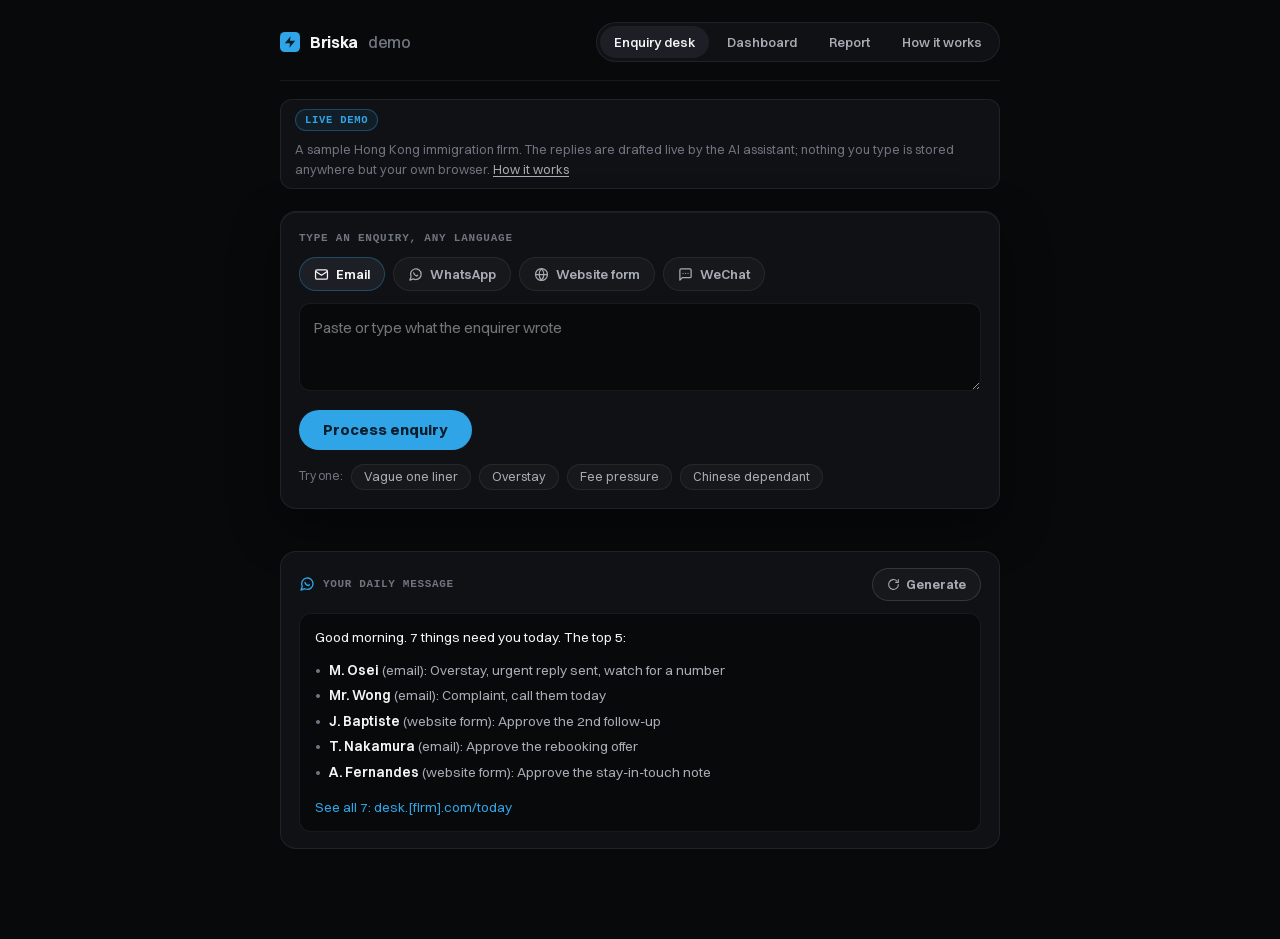
<file: index.html>
<!doctype html>
<html lang="en">
<head>
<meta charset="utf-8">
<meta name="viewport" content="width=device-width, initial-scale=1">
<meta name="robots" content="noindex,nofollow">
<title>Briska enquiry desk — live demo</title>
<link rel="icon" href="assets/briska-mark.svg" type="image/svg+xml">
<link rel="preload" as="font" type="font/woff2" href="assets/switzer-variable.woff2" crossorigin>
<link rel="stylesheet" href="demo.css">
<style>
  .wrap { max-width: 760px; margin: 0 auto; padding: 22px 20px 90px; }

  .composer { background: var(--panel); border: 1px solid var(--line); border-radius: 16px; padding: 18px; box-shadow: var(--shadow-card); }
  label { display: block; font-family: var(--mono); font-size: 11px; font-weight: 600; letter-spacing: 0.07em; text-transform: uppercase; color: var(--text-3); margin-bottom: 10px; }
  .channels { display: flex; gap: 8px; flex-wrap: wrap; margin-bottom: 12px; }
  .chbtn {
    display: inline-flex; align-items: center; gap: 7px; font: inherit; font-size: 13px; font-weight: 600;
    color: var(--text-2); background: var(--panel-2); border: 1px solid var(--line); border-radius: 999px;
    padding: 6px 14px; cursor: pointer;
  }
  .chbtn svg { width: 15px; height: 15px; }
  .chbtn:hover { color: var(--text); border-color: var(--line-2); }
  .chbtn.on { color: var(--text); background: var(--elev); border-color: var(--accent-line); }
  textarea {
    width: 100%; min-height: 88px; resize: vertical; background: var(--bg); color: var(--text);
    border: 1px solid var(--line); border-radius: 11px; padding: 12px 14px; font: inherit;
  }
  textarea:focus { outline: none; border-color: var(--accent); }
  .row { display: flex; align-items: center; gap: 14px; margin-top: 12px; }
  button.primary {
    background: var(--accent); color: var(--accent-ink); font-weight: 700; font-size: 15px; font-family: inherit;
    border: none; border-radius: 999px; padding: 10px 24px; cursor: pointer;
  }
  button.primary:hover { background: var(--accent-hi); }
  button.primary:disabled { opacity: .45; cursor: default; }

  .card.thinking { border-color: var(--accent-line); }
  .thinkbox { margin-top: 14px; background: var(--bg); border: 1px solid var(--line); border-radius: 12px; padding: 13px 15px; }
  .tb-head { display: flex; align-items: center; gap: 9px; }
  .tb-head svg { width: 21px; height: 21px; flex: none; animation: boltbuzz 1.4s ease-in-out infinite; }
  .tb-head b { color: var(--text); font-weight: 620; font-size: 13px; }
  .tb-time { margin-left: auto; font-family: var(--mono); font-size: 11.5px; color: var(--text-3); font-variant-numeric: tabular-nums; }
  @keyframes boltbuzz {
    0%, 100% { transform: scale(1) rotate(0deg); }
    45% { transform: scale(1.13) rotate(-4deg); }
  }
  .tsteps { margin-top: 13px; display: flex; flex-direction: column; gap: 10px; }
  .tstep { display: flex; align-items: center; gap: 11px; font-size: 13px; color: var(--text-3); transition: color .35s ease; }
  .tdot { width: 8px; height: 8px; border-radius: 50%; background: var(--line-2); flex: none; transition: background .35s ease; }
  .tstep.done { color: var(--text-2); }
  .tstep.done .tdot { background: var(--accent); }
  .tstep.on { color: var(--text); }
  .tstep.on .tdot { background: var(--accent); animation: dotpulse 1.3s ease-out infinite; }
  @keyframes dotpulse {
    0% { box-shadow: 0 0 0 0 rgba(47,164,231,.45); }
    100% { box-shadow: 0 0 0 9px rgba(47,164,231,0); }
  }
  .tstep.on .tlabel { animation: breathe 1.6s ease-in-out infinite; }
  @keyframes breathe { 0%, 100% { opacity: 1; } 50% { opacity: 0.55; } }
  @media (prefers-reduced-motion: reduce) {
    .tb-head svg, .tstep.on .tdot, .tstep.on .tlabel { animation: none; }
  }
  .samples { display: flex; align-items: center; gap: 8px; flex-wrap: wrap; margin-top: 14px; }
  .samples-label { font-size: 12px; color: var(--text-3); }
  button.sample {
    background: var(--panel-2); color: var(--text-2); border: 1px solid var(--line); font-family: inherit;
    border-radius: 999px; padding: 4px 12px; font-size: 12.5px; cursor: pointer;
  }
  button.sample:hover { color: var(--text); border-color: var(--accent-line); }

  #feed { margin-top: 24px; display: flex; flex-direction: column; gap: 18px; }
  .card { background: var(--panel); border: 1px solid var(--line); border-radius: 16px; padding: 18px; }
  .chead { display: flex; align-items: center; gap: 9px; margin-bottom: 10px; font-size: 13px; color: var(--text-3); }
  .chead svg { width: 15px; height: 15px; color: var(--text-2); }
  .msg { color: var(--text-2); font-size: 13.5px; border-left: 3px solid var(--line-2); padding-left: 12px; margin-bottom: 14px; white-space: pre-wrap; }

  .flowbox { border: 1px solid var(--accent-line); background: var(--accent-bg); border-radius: 13px; padding: 13px 15px 14px; }
  .fb-head { display: flex; align-items: center; gap: 9px; margin-bottom: 11px; }
  .fb-head svg { width: 25px; height: 25px; flex: none; }
  .fb-head b { font-size: 14px; letter-spacing: -0.01em; }
  .readgrid { display: grid; grid-template-columns: repeat(3, 1fr); gap: 8px; }
  .rbox { background: var(--bg); border: 1px solid var(--line); border-radius: 9px; padding: 8px 11px; min-width: 0; }
  .rbox .k { font-family: var(--mono); font-size: 10px; font-weight: 600; letter-spacing: 0.07em; text-transform: uppercase; color: var(--text-3); margin-bottom: 3px; }
  .rbox .v { font-size: 13px; font-weight: 640; color: var(--text); line-height: 1.35; }
  .rbox.good .v { color: var(--accent); }
  .rbox.warn .v { color: var(--amber); }
  .rbox.dim .v { color: var(--text-2); font-weight: 550; }

  .draftsec { margin-top: 12px; }
  .draft-label { display: flex; align-items: center; gap: 7px; font-family: var(--mono); font-size: 11px; font-weight: 600; letter-spacing: 0.06em; text-transform: uppercase; color: var(--text-3); margin-bottom: 7px; }
  .draft-label svg { width: 14px; height: 14px; }
  .draft { background: var(--bg); border: 1px solid var(--line); border-left: 3px solid var(--accent); border-radius: 10px; padding: 13px 15px; white-space: pre-wrap; font-size: 14px; }
  .draft.held { border-left-color: var(--amber); }

  /* the safety filter, shown working: the whole reason this demo exists */
  .gbox { margin-top: 12px; border: 1px solid var(--red-line); background: var(--red-bg); border-radius: 13px; padding: 13px 15px 15px; }
  .gb-head { display: flex; align-items: center; gap: 9px; margin-bottom: 8px; }
  .gb-head svg { width: 18px; height: 18px; color: var(--red); flex: none; }
  .gb-head b { font-size: 13.5px; letter-spacing: -0.01em; }
  .gb-sub { font-size: 12.5px; color: var(--text-2); line-height: 1.55; margin-bottom: 10px; }
  .ghits { display: flex; flex-direction: column; gap: 6px; margin-bottom: 11px; }
  .ghit { display: flex; align-items: baseline; gap: 8px; font-size: 12.5px; color: var(--text-2); }
  .ghit .gcat { font-family: var(--mono); font-size: 10px; font-weight: 600; letter-spacing: 0.06em; text-transform: uppercase; color: var(--red); background: var(--bg); border: 1px solid var(--red-line); border-radius: 999px; padding: 1px 8px; flex: none; }
  .gblocked { background: var(--bg); border: 1px solid var(--line); border-left: 3px solid var(--red); border-radius: 10px; padding: 11px 14px; white-space: pre-wrap; font-size: 13px; color: var(--text-3); text-decoration: line-through; text-decoration-color: rgba(248,113,113,0.5); }
  .gnote { font-size: 12px; color: var(--text-3); margin-top: 9px; }

  .logbox { margin-top: 12px; background: var(--panel-2); border: 1px solid var(--line); border-radius: 11px; padding: 11px 14px; }
  .logbox .lh { display: flex; align-items: center; gap: 7px; font-family: var(--mono); font-size: 11px; font-weight: 600; letter-spacing: 0.06em; text-transform: uppercase; color: var(--text-3); margin-bottom: 7px; }
  .logbox .lh svg { width: 13px; height: 13px; color: var(--accent); }
  .lrow { display: grid; grid-template-columns: 92px 1fr; gap: 10px; font-size: 13px; padding: 3px 0; }
  .lrow .k { color: var(--text-3); }
  .lrow .v { color: var(--text-2); }
  .lrow .v a { color: var(--accent); text-decoration: none; font-weight: 600; }
  .lrow .v a:hover { text-decoration: underline; }

  .error { color: var(--amber); white-space: pre-wrap; font-size: 13.5px; }
  pre.raw { background: var(--bg); border: 1px solid var(--line); border-radius: 10px; padding: 12px; overflow-x: auto; font-size: 12.5px; color: var(--text-2); }

  .daily { background: var(--panel); border: 1px solid var(--line); border-radius: 16px; padding: 16px 18px; margin-top: 18px; }
  .daily-head { display: flex; align-items: center; justify-content: space-between; gap: 12px; margin-bottom: 12px; }
  .daily-head .dh-l { display: inline-flex; align-items: center; gap: 8px; font-family: var(--mono); font-size: 11px; font-weight: 600; letter-spacing: 0.06em; text-transform: uppercase; color: var(--text-3); }
  .daily-head .dh-l svg { width: 16px; height: 16px; color: var(--accent); }
  .daily-head button { font: inherit; font-size: 12.5px; font-weight: 650; color: var(--text-2); background: var(--panel-2); border: 1px solid var(--line-2); border-radius: 999px; padding: 6px 14px; cursor: pointer; display: inline-flex; align-items: center; gap: 6px; }
  .daily-head button:hover { color: var(--text); border-color: var(--text-3); }
  .daily-head button svg { width: 13px; height: 13px; }
  .bubble { background: var(--bg); border: 1px solid var(--line); border-radius: 12px; padding: 13px 15px; font-size: 13.5px; color: var(--text); line-height: 1.6; }
  .bubble .mgreet { margin-bottom: 9px; }
  .bubble .mline { display: flex; gap: 8px; padding: 2px 0; color: var(--text-2); }
  .bubble .mline .bul { color: var(--text-3); flex: none; }
  .bubble .mline b { color: var(--text); font-weight: 600; }
  .bubble .mall { display: inline-block; margin-top: 11px; color: var(--accent); text-decoration: none; word-break: break-all; }
  .bubble .mall:hover { text-decoration: underline; }

  @media (max-width: 560px) { .readgrid { grid-template-columns: repeat(2, 1fr); } }
</style>
</head>
<body>
<svg width="0" height="0" style="position:absolute" aria-hidden="true"><defs>
  <symbol id="ic-email" viewBox="0 0 24 24" fill="none" stroke="currentColor" stroke-width="2" stroke-linecap="round" stroke-linejoin="round"><rect x="2.5" y="4.5" width="19" height="15" rx="2.5"/><path d="m3.5 7.5 8.5 5.8 8.5-5.8"/></symbol>
  <symbol id="ic-wa" viewBox="0 0 24 24" fill="none" stroke="currentColor" stroke-width="2" stroke-linecap="round" stroke-linejoin="round"><path d="M21 11.5a8.5 8.5 0 0 1-8.5 8.5 8.4 8.4 0 0 1-3.8-.9L3 21l1.9-5.7a8.5 8.5 0 1 1 16.1-3.8z"/><path d="M9 9.5c.5 2.4 2.6 4.5 5 5l1.5-1.5"/></symbol>
  <symbol id="ic-wc" viewBox="0 0 24 24" fill="none" stroke="currentColor" stroke-width="2" stroke-linecap="round" stroke-linejoin="round"><path d="M21 15a2 2 0 0 1-2 2H7l-4 4V5a2 2 0 0 1 2-2h14a2 2 0 0 1 2 2z"/><path d="M8 10h.01M12 10h.01M16 10h.01"/></symbol>
  <symbol id="ic-web" viewBox="0 0 24 24" fill="none" stroke="currentColor" stroke-width="2" stroke-linecap="round" stroke-linejoin="round"><circle cx="12" cy="12" r="9.5"/><path d="M2.5 12h19"/><path d="M12 2.5a14.5 14.5 0 0 1 3.8 9.5 14.5 14.5 0 0 1-3.8 9.5 14.5 14.5 0 0 1-3.8-9.5A14.5 14.5 0 0 1 12 2.5z"/></symbol>
  <symbol id="ic-check" viewBox="0 0 24 24" fill="none" stroke="currentColor" stroke-width="2.4" stroke-linecap="round" stroke-linejoin="round"><path d="m4 13 5 5L20 7"/></symbol>
  <symbol id="ic-refresh" viewBox="0 0 24 24" fill="none" stroke="currentColor" stroke-width="2" stroke-linecap="round" stroke-linejoin="round"><path d="M21 12a9 9 0 1 1-2.6-6.4"/><path d="M21 3v5h-5"/></symbol>
  <symbol id="ic-shield" viewBox="0 0 24 24" fill="none" stroke="currentColor" stroke-width="2" stroke-linecap="round" stroke-linejoin="round"><path d="M12 2.5 4 6v5.5c0 5 3.4 8.6 8 10 4.6-1.4 8-5 8-10V6z"/></symbol>
</defs></svg>

<div class="wrap">
  <div class="topbar">
    <a class="brand" href="https://briska.ai"><img src="assets/briska-mark.svg" alt=""> Briska <span class="co">demo</span></a>
    <div class="tabs">
      <a href="/" class="here">Enquiry desk</a>
      <a href="/dashboard">Dashboard</a>
      <a href="/report">Report</a>
      <a href="/about">How it works</a>
    </div>
  </div>

  <div class="demobar">
    <span class="chip">Live demo</span>
    <span>A sample Hong Kong immigration firm. The replies are drafted live by the AI assistant; nothing you type is stored anywhere but your own browser. <a href="/about">How it works</a></span>
  </div>

  <section class="composer">
    <label for="enquiry">Type an enquiry, any language</label>
    <div class="channels" id="channels">
      <button class="chbtn on" data-ch="email"><svg><use href="#ic-email"/></svg>Email</button>
      <button class="chbtn" data-ch="whatsapp"><svg><use href="#ic-wa"/></svg>WhatsApp</button>
      <button class="chbtn" data-ch="form"><svg><use href="#ic-web"/></svg>Website form</button>
      <button class="chbtn" data-ch="wechat"><svg><use href="#ic-wc"/></svg>WeChat</button>
    </div>
    <textarea id="enquiry" maxlength="2000" placeholder="Paste or type what the enquirer wrote"></textarea>
    <div class="row">
      <button class="primary" id="send">Process enquiry</button>
    </div>
    <div class="samples">
      <span class="samples-label">Try one:</span>
      <button class="sample" data-q="hi do you do visa">Vague one liner</button>
      <button class="sample" data-q="My visa expired 3 weeks ago and I'm still in HK, what do I do?">Overstay</button>
      <button class="sample" data-q="38, PhD, 10 years fintech. Yes or no: do I qualify for QMAS? And your exact fee.">Fee pressure</button>
      <button class="sample" data-q="想幫外母申請受養人簽證，我太太係香港永久居民">Chinese dependant</button>
    </div>
  </section>

  <section id="feed"></section>

  <section class="daily">
    <div class="daily-head">
      <span class="dh-l"><svg><use href="#ic-wa"/></svg>Your daily message</span>
      <button id="gen"><svg><use href="#ic-refresh"/></svg>Generate</button>
    </div>
    <div id="digest"></div>
  </section>
</div>

<script src="leads.js"></script>
<script>
  const sendBtn = document.getElementById('send');
  const box = document.getElementById('enquiry');
  const feed = document.getElementById('feed');
  let channel = 'email';

  const CH = {
    email:    { icon: 'ic-email', name: 'Email',        back: 'by email' },
    whatsapp: { icon: 'ic-wa',    name: 'WhatsApp',     back: 'on WhatsApp' },
    form:     { icon: 'ic-web',   name: 'Website form', back: 'by email, to the address on your form' },
    wechat:   { icon: 'ic-wc',    name: 'WeChat',       back: 'on WeChat' }
  };
  const STREAM_LABEL = { ttps_a: 'Top Talent Pass A', ttps_bc: 'Top Talent Pass B/C', qmas: 'QMAS', gep: 'Employment visa', dependant: 'Dependant visa', other: 'Other' };
  const LANG_LABEL = { en: 'English', 'zh-hant': '繁體中文', 'zh-hans': '简体中文' };
  const GCAT = { verdict: 'Verdict', fee: 'Fee', advice: 'Advice' };

  document.querySelectorAll('.chbtn').forEach(btn => {
    btn.addEventListener('click', () => {
      channel = btn.dataset.ch;
      document.querySelectorAll('.chbtn').forEach(b => b.classList.toggle('on', b === btn));
    });
  });
  document.querySelectorAll('.sample').forEach(btn => {
    btn.addEventListener('click', () => { box.value = btn.dataset.q; box.focus(); });
  });

  function esc(s) {
    return String(s).replace(/&/g, '&amp;').replace(/</g, '&lt;').replace(/>/g, '&gt;');
  }
  function chIcon(ch) { return '<svg aria-hidden="true"><use href="#' + (CH[ch] || CH.email).icon + '"/></svg>'; }

  function rbox(k, v, cls) {
    return '<div class="rbox ' + (cls || '') + '"><div class="k">' + esc(k) + '</div><div class="v">' + esc(v) + '</div></div>';
  }

  function readBoxes(c) {
    const boxes = [];
    if (c.escalate) {
      const ETYPE = { qualified: 'New lead', unclear: 'Possible lead', existing_client: 'Existing client', no_fit: 'No visa fits' };
      boxes.push(rbox('Type', ETYPE[c.bucket] || 'New lead', 'warn'));
      boxes.push(rbox('Urgency', c.urgent ? 'High, same day' : 'Raised', 'warn'));
      boxes.push(rbox('Routed to', 'A consultant, now', 'warn'));
      boxes.push(rbox('Advice in reply', 'None, on purpose', 'dim'));
      boxes.push(rbox('Language', LANG_LABEL[c.language] || c.language || 'English', 'dim'));
      boxes.push(rbox('Reason', (c.escalation_reasons || []).join(', ').replace(/_/g, ' ') || 'sensitive', 'dim'));
      return boxes;
    }
    const TYPE = { qualified: ['New lead', 'good'], unclear: ['Possible lead', ''], existing_client: ['Existing client', 'warn'], no_fit: ['No visa fits', 'dim'], not_an_enquiry: ['Vendor spam', 'dim'] };
    const t = TYPE[c.bucket] || [c.bucket || 'Enquiry', ''];
    boxes.push(rbox('Type', t[0], t[1]));
    const fit = c.stream && c.stream !== 'none' ? (STREAM_LABEL[c.stream] || c.stream) : 'Not clear yet';
    boxes.push(rbox('Scheme fit', fit, c.stream && c.stream !== 'none' ? 'good' : 'dim'));
    boxes.push(rbox('Urgency', c.urgent ? 'High' : 'None', c.urgent ? 'warn' : 'dim'));
    boxes.push(rbox('Language', LANG_LABEL[c.language] || c.language || 'English', 'dim'));
    boxes.push(rbox('Confidence', c.confidence ? String(c.confidence) : 'medium', c.confidence === 'high' ? 'good' : 'dim'));
    boxes.push(rbox('Next move', c.draft ? 'Ready to review and send' : 'Log only', c.draft ? 'good' : 'dim'));
    return boxes;
  }

  const BOLT = '<svg viewBox="0 0 24 24" aria-hidden="true"><circle cx="12" cy="12" r="11" fill="#08090b" stroke="rgba(47,164,231,0.55)" stroke-width="1.5"/><polygon points="13 2 3 14 12 14 11 22 21 10 12 10 13 2" fill="#2FA4E7" transform="translate(3.6,3.6) scale(0.7)"/></svg>';

  /* the stages the prompt actually walks, plus the deterministic safety check at the end */
  const THINK_STEPS = ['Reading the message', 'Checking for anything urgent', 'Identifying the visa', 'Writing the reply', 'Running the safety check'];
  function startThinking(enquiry, ch) {
    const card = document.createElement('div');
    card.className = 'card thinking';
    card.innerHTML =
      '<div class="chead">' + chIcon(ch) + 'via ' + esc(CH[ch].name) + ' &middot; just now</div>' +
      '<div class="msg">' + esc(enquiry) + '</div>' +
      '<div class="thinkbox"><div class="tb-head">' + BOLT + '<b>The assistant is working</b><span class="tb-time">0s</span></div>' +
      '<div class="tsteps">' + THINK_STEPS.map(s =>
        '<div class="tstep"><span class="tdot"></span><span class="tlabel">' + esc(s) + '</span></div>').join('') +
      '</div></div>';
    feed.appendChild(card);
    card.scrollIntoView({ behavior: 'smooth', block: 'start' });
    const steps = [...card.querySelectorAll('.tstep')];
    const timeEl = card.querySelector('.tb-time');
    const t0 = Date.now();
    let i = 0;
    const paint = () => steps.forEach((s, k) => { s.classList.toggle('done', k < i); s.classList.toggle('on', k === i); });
    paint();
    /* hold on the last stage until the reply lands, so it never finishes before the assistant does */
    const adv = setInterval(() => { if (i < steps.length - 1) { i++; paint(); } }, 2000);
    const tick = setInterval(() => { timeEl.textContent = Math.round((Date.now() - t0) / 1000) + 's'; }, 250);
    return { card, stop() { clearInterval(adv); clearInterval(tick); } };
  }

  function guardrailHTML(g) {
    const hits = (g.hits || []).map(h =>
      '<div class="ghit"><span class="gcat">' + esc(GCAT[h.category] || h.category) + '</span><span>&ldquo;' + esc(h.match) + '&rdquo;</span></div>').join('');
    return '<div class="gbox"><div class="gb-head"><svg><use href="#ic-shield"/></svg><b>The safety filter blocked this draft</b></div>' +
      '<div class="gb-sub">The assistant wrote a reply that crossed a line a licensed firm cannot cross in writing. A deterministic filter (plain pattern rules, no AI) caught it before it reached anyone. The model never gets the last word.</div>' +
      '<div class="ghits">' + hits + '</div>' +
      '<div class="gblocked">' + esc(g.original_draft || '') + '</div>' +
      '<div class="gnote">What goes out instead: the safe acknowledgment below, and the enquiry is escalated to a person.</div></div>';
  }

  function renderCard(enquiry, ch, data, replace) {
    const card = document.createElement('div');
    card.className = 'card';
    let html = '<div class="chead">' + chIcon(ch) + 'via ' + esc(CH[ch].name) + ' &middot; just now</div>';
    html += '<div class="msg">' + esc(enquiry) + '</div>';
    if (data.error) {
      html += '<div class="error">' + esc(data.error) + '</div>';
    } else if (data.raw) {
      html += '<div class="draft-label">Unparsed output</div><pre class="raw">' + esc(data.raw) + '</pre>';
    } else {
      const c = data.card;
      const g = data.guardrail;
      html += '<div class="flowbox"><div class="fb-head">' + BOLT + '<b>What the assistant does</b></div>';
      html += '<div class="readgrid">' + readBoxes(c).join('') + '</div></div>';
      if (g && g.blocked && g.kind === 'draft_block') html += guardrailHTML(g);
      if (c.draft) {
        html += '<div class="draftsec"><div class="draft-label">' + chIcon(ch) + 'The reply, goes back ' + esc(CH[ch].back) + '</div>';
        html += '<div class="draft' + (c.escalate ? ' held' : '') + '">' + esc(c.draft) + '</div></div>';
      }
      const lr = c.log_row || {};
      html += '<div class="logbox"><div class="lh"><svg><use href="#ic-check"/></svg>Logged, automatically</div>';
      if (lr.summary) html += '<div class="lrow"><span class="k">Summary</span><span class="v">' + esc(lr.summary) + '</span></div>';
      if (lr.next_action) html += '<div class="lrow"><span class="k">Next step</span><span class="v">' + esc(lr.next_action) + '</span></div>';
      html += '<div class="lrow"><span class="k">Filed in</span><span class="v"><a href="/dashboard">Your enquiry log</a></span></div>';
      html += '</div>';
    }
    card.innerHTML = html;
    if (replace && replace.parentNode) {
      replace.replaceWith(card);
    } else {
      feed.appendChild(card);
      card.scrollIntoView({ behavior: 'smooth', block: 'start' });
    }
  }

  async function process() {
    const enquiry = box.value.trim();
    if (!enquiry) { box.focus(); return; }
    sendBtn.disabled = true;
    box.value = '';
    const think = startThinking(enquiry, channel);
    const t0 = Date.now();
    try {
      const res = await fetch('/api/enquiry', {
        method: 'POST',
        headers: DeskStore.apiHeaders(),
        body: JSON.stringify({ enquiry, channel })
      });
      const data = await res.json();
      think.stop();
      renderCard(enquiry, channel, data, think.card);
      if (!data.error && data.card) {
        DeskStore.addLead(DeskStore.leadFromCard(enquiry, data.card, (Date.now() - t0) / 1000, channel, data.guardrail));
        renderDigest();
      }
    } catch (err) {
      think.stop();
      renderCard(enquiry, channel, { error: 'Could not reach the demo backend. Give it a second and try again.' }, think.card);
    } finally {
      sendBtn.disabled = false;
    }
  }

  sendBtn.addEventListener('click', process);
  box.addEventListener('keydown', e => {
    if ((e.metaKey || e.ctrlKey) && e.key === 'Enter') process();
  });

  /* the daily digest: what the owner receives each morning, built from the live queue */
  const REASON_SHORT = { overstay: 'Overstay', complaint: 'Complaint', existing_client: 'Existing client', deadline_2w: 'Deadline inside 2 weeks', status_expiry_4w: 'Stay running out', refused_application: 'Past refusal', payment_risk: 'Payment risk', press_or_regulator: 'Press or regulator', low_confidence: 'Unclear', 'guardrail block': 'Held by the safety filter' };
  const FUP = { chase_1: '1st follow-up', chase_2: '2nd follow-up', final_chase: 'final follow-up', booking_reminder: 'appointment reminder', no_show_rebook: 'rebooking offer', nurture: 'stay-in-touch note' };
  function digestStep(l) {
    if (l.phone) return 'call them today';
    if (l.channel === 'whatsapp') return 'reply on WhatsApp';
    if (l.channel === 'wechat') return 'reply on WeChat';
    return 'urgent reply sent, watch for a number';
  }
  const CH_WORD = { email: 'email', whatsapp: 'WhatsApp', form: 'website form', wechat: 'WeChat', demo: 'email' };
  function sentence(s) { return s.charAt(0).toUpperCase() + s.slice(1); }
  async function renderDigest() {
    const wrap = document.getElementById('digest');
    const now = new Date();
    let leads;
    try { leads = await DeskStore.allLeads(now); }
    catch (e) { wrap.innerHTML = '<div class="bubble">Could not load the sample data. Refresh the page.</div>'; return; }
    const lines = [];
    leads.forEach(l => {
      if (l.done) return;
      if (l.escalate && l.status === 'escalated')
        lines.push({ urgent: true, sort: l.received, who: l.enquirer, ch: l.channel, text: (REASON_SHORT[(l.escalation_reasons || [])[0]] || 'for a consultant') + ', ' + digestStep(l) });
      else if (l.followup && new Date(l.followup.due) <= now)
        lines.push({ urgent: false, sort: l.followup.due, who: l.enquirer, ch: l.channel, text: 'approve the ' + (FUP[l.followup.type] || l.followup.type) });
    });
    if (!lines.length) {
      wrap.innerHTML = '<div class="bubble"><div class="mgreet">Good morning. Nothing needs you today.</div></div>';
      return;
    }
    /* the ones needing a consultant first, then the oldest approvals, so the top 5 is really the top 5 */
    lines.sort((a, b) => a.urgent !== b.urgent ? (a.urgent ? -1 : 1) : (a.sort < b.sort ? -1 : 1));
    const n = lines.length;
    const TOP = 5;
    const shown = lines.slice(0, TOP);
    const items = shown.map(x =>
      '<div class="mline"><span class="bul">&bull;</span><span class="mtext"><b>' + esc(x.who) + '</b> (' +
      esc(CH_WORD[x.ch] || 'email') + '): ' + esc(sentence(x.text)) + '</span></div>').join('');
    const greet = n > TOP
      ? 'Good morning. ' + n + ' things need you today. The top ' + TOP + ':'
      : 'Good morning. ' + n + ' thing' + (n > 1 ? 's' : '') + ' need' + (n > 1 ? '' : 's') + ' you today:';
    const link = n > TOP ? 'See all ' + n + ': desk.[firm].com/today' : 'See them all: desk.[firm].com/today';
    wrap.innerHTML = '<div class="bubble"><div class="mgreet">' + greet + '</div>' +
      items + '<a class="mall" href="/dashboard#todo">' + link + '</a></div>';
  }
  document.getElementById('gen').addEventListener('click', renderDigest);
  renderDigest();
</script>
</body>
</html>
</file>
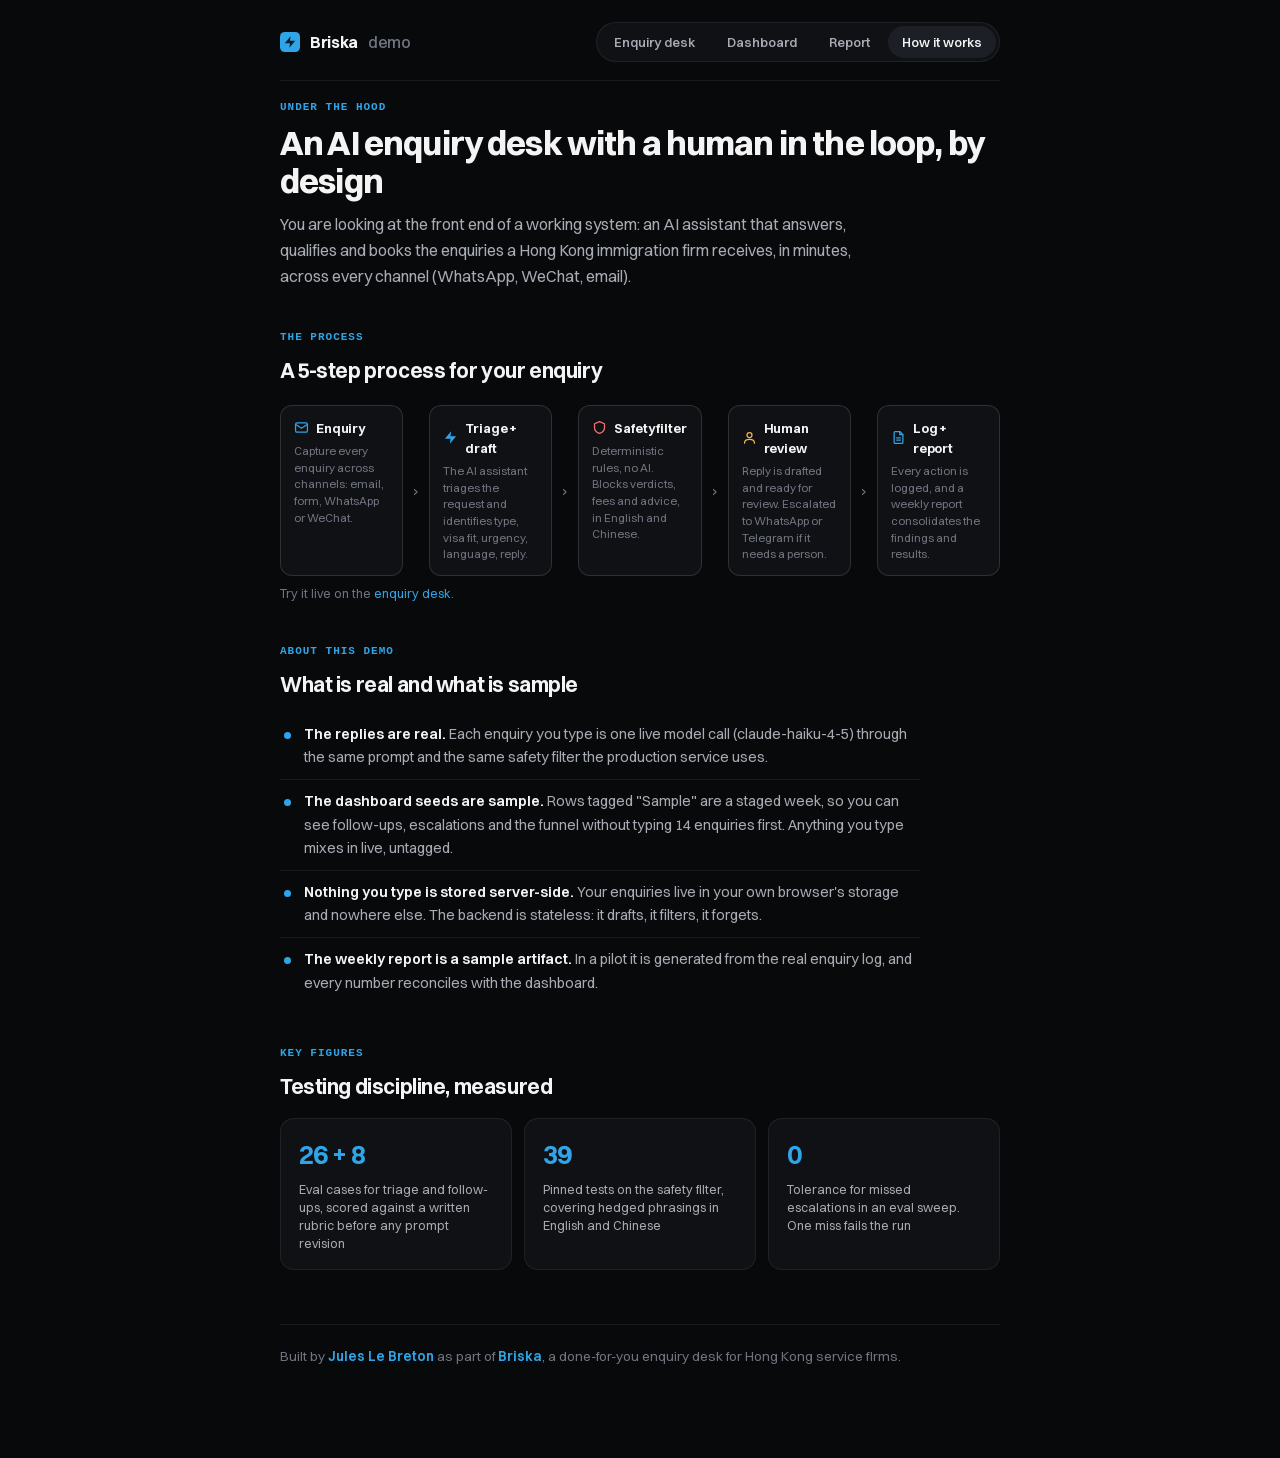
<file: about.html>
<!doctype html>
<html lang="en">
<head>
<meta charset="utf-8">
<meta name="viewport" content="width=device-width, initial-scale=1">
<meta name="robots" content="noindex,nofollow">
<title>How it works — Briska demo</title>
<link rel="icon" href="assets/briska-mark.svg" type="image/svg+xml">
<link rel="preload" as="font" type="font/woff2" href="assets/switzer-variable.woff2" crossorigin>
<link rel="stylesheet" href="demo.css">
<style>
  .wrap { max-width: 760px; margin: 0 auto; padding: 22px 20px 90px; }
  .hero { margin: 10px 0 6px; }
  .hero h1 { font-size: clamp(26px, 4.5vw, 34px); line-height: 1.12; letter-spacing: -0.025em; font-weight: 700; }
  .hero p { color: var(--text-2); font-size: 16px; line-height: 1.6; margin-top: 12px; max-width: 620px; }

  section { margin-top: 40px; }
  .eyebrow { font-family: var(--mono); font-size: 11px; font-weight: 600; letter-spacing: 0.09em; text-transform: uppercase; color: var(--accent); margin-bottom: 8px; }
  section h2 { font-size: 21px; letter-spacing: -0.02em; font-weight: 650; margin-bottom: 12px; }
  section p { color: var(--text-2); line-height: 1.65; margin-bottom: 12px; max-width: 640px; }
  section p b { color: var(--text); font-weight: 600; }
  section p:last-child { margin-bottom: 0; }
  a { color: var(--accent); text-decoration: none; }
  a:hover { text-decoration: underline; }

  /* pipeline diagram: flat boxes, line arrows, no fills beyond the tokens */
  .pipe { display: flex; align-items: stretch; gap: 0; margin: 18px 0 8px; flex-wrap: wrap; }
  .pnode { flex: 1 1 120px; min-width: 118px; background: var(--panel); border: 1px solid var(--line-2); border-radius: 12px; padding: 12px 13px; position: relative; }
  .pnode .pt { display: flex; align-items: center; gap: 7px; font-size: 13px; font-weight: 650; letter-spacing: -0.01em; }
  .pnode .pt svg { width: 15px; height: 15px; flex: none; color: var(--accent); }
  .pnode.guard .pt svg { color: var(--red); }
  .pnode.human .pt svg { color: var(--amber); }
  .pnode .pd { font-size: 11.5px; color: var(--text-3); line-height: 1.45; margin-top: 5px; }
  .parrow { flex: 0 0 26px; display: flex; align-items: center; justify-content: center; color: var(--text-3); font-size: 15px; }
  @media (max-width: 700px) {
    .pipe { flex-direction: column; }
    .parrow { transform: rotate(90deg); padding: 2px 0; }
  }
  .pipenote { font-size: 12.5px; color: var(--text-3); line-height: 1.55; max-width: 640px; }

  ul.tries { list-style: none; padding: 0; margin-top: 4px; max-width: 640px; }
  ul.tries li { position: relative; padding: 10px 0 10px 24px; color: var(--text-2); font-size: 14.5px; line-height: 1.6; border-top: 1px solid var(--line); }
  ul.tries li:first-child { border-top: none; }
  ul.tries li::before { content: ""; position: absolute; left: 4px; top: 19px; width: 7px; height: 7px; border-radius: 50%; background: var(--accent); }
  ul.tries li b { color: var(--text); font-weight: 600; }

  .numbers { display: grid; grid-template-columns: repeat(3, 1fr); gap: 12px; margin-top: 16px; }
  .num { background: var(--panel); border: 1px solid var(--line); border-radius: 14px; padding: 16px 18px; }
  .num .v { font-size: 26px; font-weight: 650; letter-spacing: -0.02em; color: var(--accent); }
  .num .l { font-size: 12.5px; color: var(--text-2); margin-top: 5px; line-height: 1.45; }
  @media (max-width: 560px) { .numbers { grid-template-columns: 1fr; } }

  .footer { margin-top: 54px; padding-top: 20px; border-top: 1px solid var(--line); font-size: 13.5px; color: var(--text-3); line-height: 1.7; }
  .footer a { font-weight: 600; }
</style>
</head>
<body>
<svg width="0" height="0" style="position:absolute" aria-hidden="true"><defs>
  <symbol id="ic-email" viewBox="0 0 24 24" fill="none" stroke="currentColor" stroke-width="2" stroke-linecap="round" stroke-linejoin="round"><rect x="2.5" y="4.5" width="19" height="15" rx="2.5"/><path d="m3.5 7.5 8.5 5.8 8.5-5.8"/></symbol>
  <symbol id="ic-bolt-sm" viewBox="0 0 24 24" fill="currentColor"><polygon points="13 2 3 14 12 14 11 22 21 10 12 10 13 2"/></symbol>
  <symbol id="ic-shield" viewBox="0 0 24 24" fill="none" stroke="currentColor" stroke-width="2" stroke-linecap="round" stroke-linejoin="round"><path d="M12 2.5 4 6v5.5c0 5 3.4 8.6 8 10 4.6-1.4 8-5 8-10V6z"/></symbol>
  <symbol id="ic-user" viewBox="0 0 24 24" fill="none" stroke="currentColor" stroke-width="2" stroke-linecap="round" stroke-linejoin="round"><circle cx="12" cy="8" r="4"/><path d="M4 21c0-4 3.6-6 8-6s8 2 8 6"/></symbol>
  <symbol id="ic-doc" viewBox="0 0 24 24" fill="none" stroke="currentColor" stroke-width="2" stroke-linecap="round" stroke-linejoin="round"><path d="M14 2.5H6.5A1.5 1.5 0 0 0 5 4v16a1.5 1.5 0 0 0 1.5 1.5h11A1.5 1.5 0 0 0 19 20V7.5z"/><path d="M14 2.5V7.5H19"/><path d="M9 12.5h6M9 16h6"/></symbol>
</defs></svg>

<div class="wrap">
  <div class="topbar">
    <a class="brand" href="https://briska.ai"><img src="assets/briska-mark.svg" alt=""> Briska <span class="co">demo</span></a>
    <div class="tabs">
      <a href="/">Enquiry desk</a>
      <a href="/dashboard">Dashboard</a>
      <a href="/report">Report</a>
      <a href="/about" class="here">How it works</a>
    </div>
  </div>

  <div class="hero">
    <div class="eyebrow">Under the hood</div>
    <h1>An AI enquiry desk with a human in the loop, by design</h1>
    <p>You are looking at the front end of a working system: an AI assistant that answers, qualifies and books the enquiries a Hong Kong immigration firm receives, in minutes, across every channel (WhatsApp, WeChat, email).</p>
  </div>

  <section>
    <div class="eyebrow">The process</div>
    <h2>A 5-step process for your enquiry</h2>
    <div class="pipe">
      <div class="pnode"><div class="pt"><svg><use href="#ic-email"/></svg>Enquiry</div><div class="pd">Capture every enquiry across channels: email, form, WhatsApp or WeChat.</div></div>
      <div class="parrow">&rsaquo;</div>
      <div class="pnode"><div class="pt"><svg><use href="#ic-bolt-sm"/></svg>Triage + draft</div><div class="pd">The AI assistant triages the request and identifies type, visa fit, urgency, language, reply.</div></div>
      <div class="parrow">&rsaquo;</div>
      <div class="pnode guard"><div class="pt"><svg><use href="#ic-shield"/></svg>Safety filter</div><div class="pd">Deterministic rules, no AI. Blocks verdicts, fees and advice, in English and Chinese.</div></div>
      <div class="parrow">&rsaquo;</div>
      <div class="pnode human"><div class="pt"><svg><use href="#ic-user"/></svg>Human review</div><div class="pd">Reply is drafted and ready for review. Escalated to WhatsApp or Telegram if it needs a person.</div></div>
      <div class="parrow">&rsaquo;</div>
      <div class="pnode"><div class="pt"><svg><use href="#ic-doc"/></svg>Log + report</div><div class="pd">Every action is logged, and a weekly report consolidates the findings and results.</div></div>
    </div>
    <p class="pipenote">Try it live on the <a href="/">enquiry desk</a>.</p>
  </section>

  <section>
    <div class="eyebrow">About this demo</div>
    <h2>What is real and what is sample</h2>
    <ul class="tries">
      <li><b>The replies are real.</b> Each enquiry you type is one live model call (claude-haiku-4-5) through the same prompt and the same safety filter the production service uses.</li>
      <li><b>The dashboard seeds are sample.</b> Rows tagged "Sample" are a staged week, so you can see follow-ups, escalations and the funnel without typing 14 enquiries first. Anything you type mixes in live, untagged.</li>
      <li><b>Nothing you type is stored server-side.</b> Your enquiries live in your own browser's storage and nowhere else. The backend is stateless: it drafts, it filters, it forgets.</li>
      <li><b>The weekly report is a sample artifact.</b> In a pilot it is generated from the real enquiry log, and every number reconciles with the dashboard.</li>
    </ul>
  </section>

  <section>
    <div class="eyebrow">Key figures</div>
    <h2>Testing discipline, measured</h2>
    <div class="numbers">
      <div class="num"><div class="v">26 + 8</div><div class="l">Eval cases for triage and follow-ups, scored against a written rubric before any prompt revision</div></div>
      <div class="num"><div class="v">39</div><div class="l">Pinned tests on the safety filter, covering hedged phrasings in English and Chinese</div></div>
      <div class="num"><div class="v">0</div><div class="l">Tolerance for missed escalations in an eval sweep. One miss fails the run</div></div>
    </div>
  </section>

  <section class="footer">
    Built by <a href="https://www.linkedin.com/in/jules-le-breton/">Jules Le Breton</a> as part of <a href="https://briska.ai">Briska</a>, a done-for-you enquiry desk for Hong Kong service firms.
  </section>
</div>
</body>
</html>
</file>
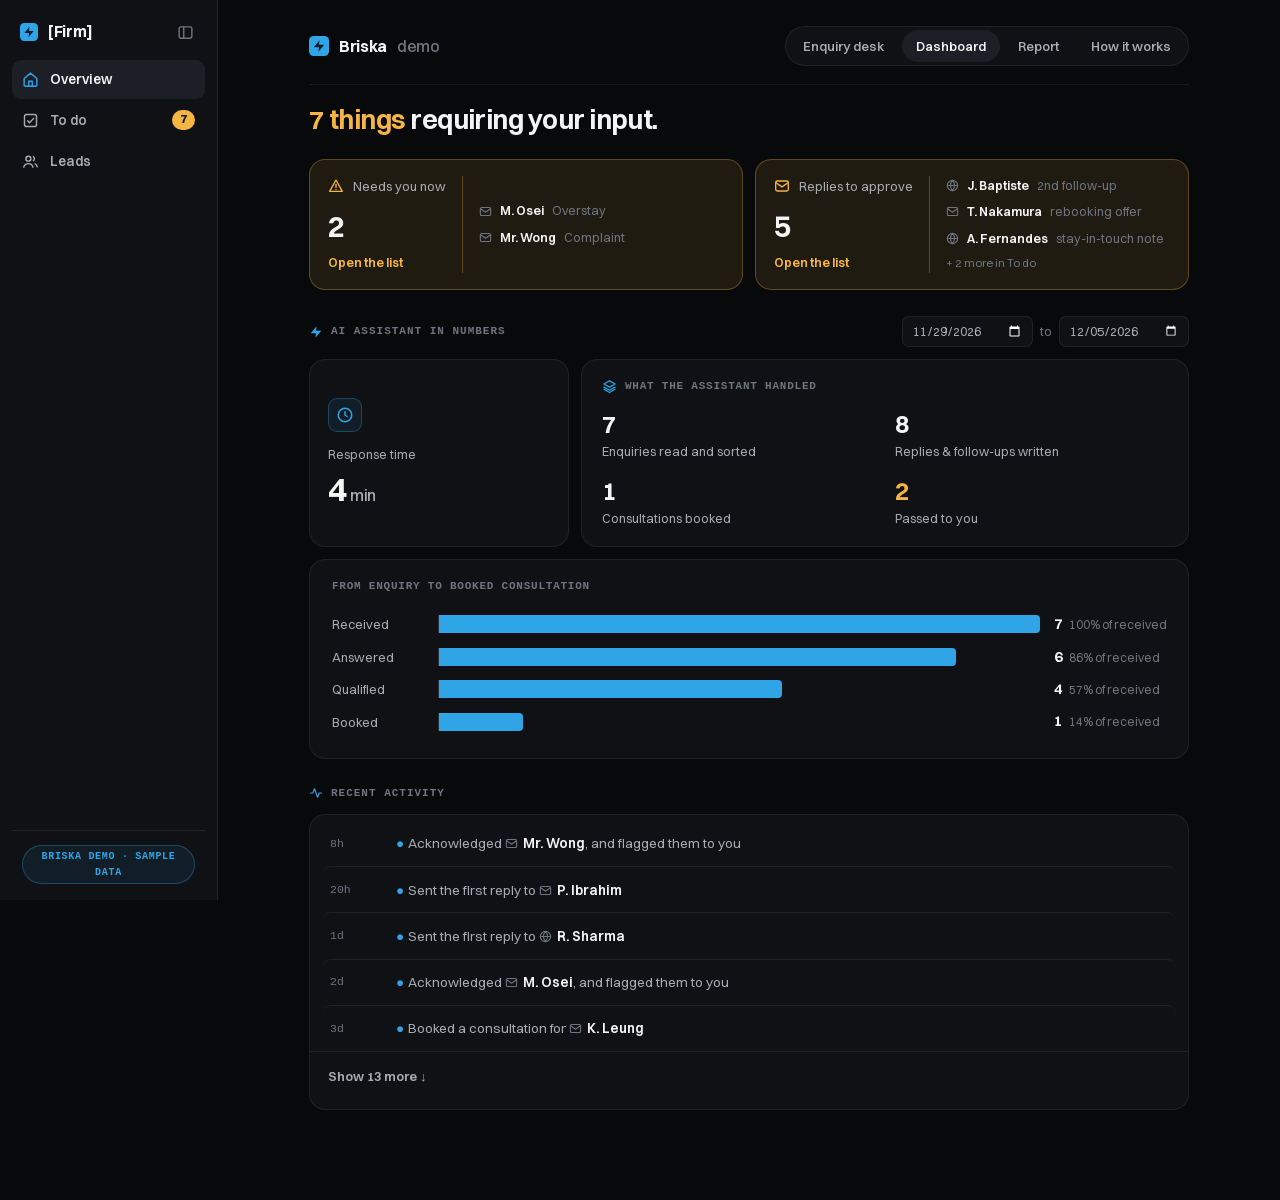
<file: dashboard.html>
<!doctype html>
<html lang="en">
<head>
<meta charset="utf-8">
<meta name="viewport" content="width=device-width, initial-scale=1">
<meta name="robots" content="noindex,nofollow">
<title>Dashboard — Briska demo</title>
<link rel="icon" href="assets/briska-mark.svg" type="image/svg+xml">
<link rel="preload" as="font" type="font/woff2" href="assets/switzer-variable.woff2" crossorigin>
<link rel="stylesheet" href="demo.css">
<style>
  :root { --sidew: 218px; }
  .shell { display: flex; min-height: 100vh; }

  /* ---- sidebar ---- */
  .side {
    width: var(--sidew); flex: none; background: var(--panel); border-right: 1px solid var(--line);
    display: flex; flex-direction: column; padding: 16px 12px; position: sticky; top: 0; height: 100vh;
    transition: width .15s ease;
  }
  .side.rail { width: 64px; }
  .side.rail .lbl, .side.rail .badge, .side.rail .demochip { display: none; }
  .side-top { display: flex; align-items: center; gap: 10px; padding: 4px 8px 16px; }
  .side-top img { width: 18px; height: 18px; flex: none; }
  .side-top b { font-size: 15.5px; font-weight: 650; letter-spacing: -0.02em; white-space: nowrap; overflow: hidden; }
  .side-top button { margin-left: auto; background: none; border: none; color: var(--text-3); cursor: pointer; padding: 3px; border-radius: 6px; flex: none; }
  .side-top button:hover { color: var(--text); background: var(--elev); }
  .side-top button svg { width: 17px; height: 17px; display: block; }
  .side.rail .side-top { flex-direction: column; gap: 12px; }
  .side.rail .side-top b { display: none; }
  .side.rail .side-top button { margin: 0; }
  .snav { display: flex; flex-direction: column; gap: 2px; }
  .snav a {
    display: flex; align-items: center; gap: 11px; color: var(--text-2); text-decoration: none;
    font-size: 13.5px; font-weight: 570; padding: 9px 10px; border-radius: 9px; white-space: nowrap; cursor: pointer;
  }
  .snav a svg { width: 17px; height: 17px; flex: none; }
  .snav a:hover { color: var(--text); background: var(--panel-2); }
  .snav a.on { color: var(--text); background: var(--elev); }
  .snav a.on svg { color: var(--accent); }
  .badge { margin-left: auto; font-size: 11.5px; font-weight: 700; color: var(--accent-ink); background: var(--amber); border-radius: 999px; padding: 1px 8px; }
  .side-foot { margin-top: auto; padding-top: 14px; border-top: 1px solid var(--line); }
  .demochip { margin: 0 10px; font-family: var(--mono); font-size: 10px; font-weight: 600; letter-spacing: 0.07em; text-transform: uppercase; color: var(--accent); background: var(--accent-bg); border: 1px solid var(--accent-line); border-radius: 999px; padding: 3px 9px; text-align: center; }

  /* ---- main ---- */
  main { flex: 1; min-width: 0; padding: 26px 30px 90px; }
  .mwrap { max-width: 880px; margin: 0 auto; }
  .mwrap:has(#pane-leads.on) { max-width: 1180px; }
  .pane { display: none; }
  .pane.on { display: block; }
  .hero { margin: 2px 0 22px; }
  .hero h1 { font-size: clamp(21px, 3vw, 27px); line-height: 1.25; font-weight: 640; letter-spacing: -0.02em; }
  .hero h1 .hot { color: var(--amber); }
  .hero h1 .calm { color: var(--accent); }
  .pane > h1.ptitle, .ptitle { font-size: 21px; font-weight: 640; letter-spacing: -0.02em; margin-bottom: 4px; }
  section { margin-top: 26px; }
  .sec-head { display: flex; align-items: center; justify-content: space-between; gap: 12px; margin-bottom: 12px; }
  .sec-head h2 { display: flex; align-items: center; gap: 8px; font-family: var(--mono); font-size: 11px; font-weight: 600; letter-spacing: 0.09em; text-transform: uppercase; color: var(--text-3); }
  .sec-head h2 svg { width: 14px; height: 14px; color: var(--accent); flex: none; }
  .sec-head .aside { font-size: 12.5px; color: var(--text-3); }
  .card { background: var(--panel); border: 1px solid var(--line); border-radius: 16px; }

  /* overview: action summary cards */
  .acts { display: grid; grid-template-columns: 1fr 1fr; gap: 12px; }
  .actcard { display: flex; align-items: stretch; gap: 16px; padding: 16px 18px; cursor: pointer; border: 1px solid var(--line); background: var(--panel); border-radius: 16px; text-align: left; font: inherit; color: var(--text); min-width: 0; }
  .actcard:hover { border-color: var(--line-2); background: var(--panel-2); }
  .actcard.hot { border-color: var(--amber-line); background: var(--amber-bg); }
  .actcard .left { flex: none; display: flex; flex-direction: column; min-width: 118px; }
  .actcard .top { display: flex; align-items: center; gap: 9px; font-size: 13px; color: var(--text-2); }
  .actcard .top svg { width: 16px; height: 16px; color: var(--amber); flex: none; }
  .actcard.calm .top svg { color: var(--accent); }
  .actcard .n { font-size: 30px; font-weight: 640; letter-spacing: -0.02em; margin: 8px 0 2px; }
  .actcard .go { font-size: 12.5px; color: var(--text-3); margin-top: auto; }
  .actcard.hot .go { color: var(--amber); font-weight: 600; }
  .pv-list { flex: 1; min-width: 0; display: flex; flex-direction: column; justify-content: center; gap: 7px; border-left: 1px solid var(--line); padding-left: 16px; }
  .actcard.hot .pv-list { border-left-color: var(--amber-line); }
  .pv { display: flex; align-items: center; gap: 8px; font-size: 12.5px; color: var(--text-2); min-width: 0; }
  .pv svg { width: 13px; height: 13px; flex: none; color: var(--text-3); }
  .pv b { color: var(--text); font-weight: 600; white-space: nowrap; overflow: hidden; text-overflow: ellipsis; }
  .pv .why { color: var(--text-3); white-space: nowrap; overflow: hidden; text-overflow: ellipsis; min-width: 0; }
  .pv-more { font-size: 11.5px; color: var(--text-3); }

  /* overview: numbers */
  .numbers { display: grid; grid-template-columns: 260px 1fr; gap: 12px; align-items: stretch; }
  .stat { padding: 18px; display: flex; flex-direction: column; justify-content: center; }
  .stat .stic { width: 34px; height: 34px; border-radius: 9px; background: var(--accent-bg); border: 1px solid var(--accent-line); display: flex; align-items: center; justify-content: center; margin-bottom: 13px; }
  .stat .stic svg { width: 18px; height: 18px; color: var(--accent); }
  .stat .l { font-size: 12.5px; color: var(--text-2); }
  .stat .v { font-size: 34px; font-weight: 640; letter-spacing: -0.02em; line-height: 1.1; margin-top: 6px; }
  .stat .v .u { font-size: 16px; color: var(--text-2); font-weight: 500; margin-left: 3px; }
  .handled { padding: 18px 20px; }
  .handled .hh { display: flex; align-items: center; gap: 8px; font-family: var(--mono); font-size: 11px; font-weight: 600; letter-spacing: 0.07em; text-transform: uppercase; color: var(--text-3); margin-bottom: 16px; }
  .handled .hh svg { width: 15px; height: 15px; color: var(--accent); }
  .hgrid { display: grid; grid-template-columns: 1fr 1fr; gap: 16px 20px; }
  .hstat .hv { font-size: 25px; font-weight: 640; letter-spacing: -0.02em; line-height: 1; }
  .hstat .hl { font-size: 12.5px; color: var(--text-2); margin-top: 6px; }
  .hstat.you .hv { color: var(--amber); }
  .range { display: inline-flex; align-items: center; gap: 7px; }
  .range input {
    background: var(--panel); border: 1px solid var(--line); color: var(--text-2);
    border-radius: 7px; padding: 4px 9px; font: inherit; font-size: 12.5px; color-scheme: dark;
  }
  .range input:focus { outline: none; border-color: var(--accent-line); color: var(--text); }
  .funcard { padding: 18px 22px 20px; margin-top: 12px; }
  .fun-title { font-family: var(--mono); font-size: 11px; font-weight: 600; letter-spacing: 0.07em; text-transform: uppercase; color: var(--text-3); margin-bottom: 13px; }
  .frow { display: grid; grid-template-columns: 92px 1fr 112px; gap: 14px; align-items: center; padding: 5px 0; }
  .frow .fl { font-size: 13px; color: var(--text-2); }
  .ftrack { border-left: 1px solid var(--line-2); height: 18px; }
  .fbar { display: block; height: 100%; background: var(--accent); border-radius: 0 4px 4px 0; min-width: 3px; }
  .frow .fv { font-size: 13px; color: var(--text-2); font-variant-numeric: tabular-nums; white-space: nowrap; }
  .frow .fv b { color: var(--text); font-size: 14.5px; font-weight: 640; margin-right: 7px; }
  .frow .fv .fp { color: var(--text-3); font-size: 12px; }
  .funcard .none { color: var(--text-3); font-size: 13px; }

  /* to do */
  .group { margin-bottom: 20px; }
  .group-head { display: flex; align-items: center; gap: 9px; margin: 18px 0 10px; }
  .group-head svg { width: 17px; height: 17px; color: var(--amber); }
  .group-head b { font-size: 14.5px; font-weight: 640; }
  .group-head .n { color: var(--text-3); font-weight: 500; }
  .qrow { padding: 14px 18px 16px; }
  .qrow + .qrow { border-top: 1px solid var(--line); }
  .qtop { display: flex; align-items: center; gap: 10px; flex-wrap: wrap; }
  .qwho { font-weight: 620; font-size: 14.5px; display: inline-flex; align-items: center; gap: 8px; }
  .qwho svg { width: 14px; height: 14px; color: var(--text-3); }
  .qwhen { font-size: 12px; color: var(--text-3); margin-left: auto; }
  .markdone { margin-left: 8px; padding: 5px 12px; font-size: 12px; }
  .qrow.done { opacity: .55; }
  .qrow.flash { animation: rowflash 2.4s ease-out; }
  @keyframes rowflash {
    0% { box-shadow: inset 0 0 0 2px var(--amber); background: var(--amber-bg); }
    100% { box-shadow: inset 0 0 0 2px transparent; background: transparent; }
  }

  .whatdo { border-radius: 11px; padding: 11px 14px; margin-top: 12px; display: flex; gap: 10px; align-items: flex-start; background: var(--amber-bg); border: 1px solid var(--amber-line); }
  .whatdo.rev { background: var(--accent-bg); border-color: var(--accent-line); }
  .whatdo svg { width: 16px; height: 16px; color: var(--amber); flex: none; margin-top: 2px; }
  .whatdo.rev svg { color: var(--accent); }
  .whatdo .wt { font-size: 13.5px; color: var(--text); line-height: 1.5; }
  .whatdo .wt b { font-weight: 700; text-transform: uppercase; font-family: var(--mono); font-size: 10.5px; letter-spacing: 0.06em; color: var(--amber); display: block; margin-bottom: 3px; }
  .whatdo.rev .wt b { color: var(--accent); }
  .readgrid { display: grid; grid-template-columns: repeat(3, 1fr); gap: 8px; margin-top: 11px; }
  .rbox { background: var(--bg); border: 1px solid var(--line); border-radius: 9px; padding: 8px 11px; min-width: 0; }
  .rbox .k { font-family: var(--mono); font-size: 10px; font-weight: 600; letter-spacing: 0.07em; text-transform: uppercase; color: var(--text-3); margin-bottom: 3px; }
  .rbox .v { font-size: 13px; font-weight: 640; color: var(--text); line-height: 1.35; }
  .rbox.good .v { color: var(--accent); }
  .rbox.warn .v { color: var(--amber); }
  .rbox.dim .v { color: var(--text-2); font-weight: 550; }

  /* the story timeline */
  .convo { background: var(--bg); border: 1px solid var(--line); border-radius: 11px; padding: 13px 15px; margin-top: 11px; }
  .convo .lbl { font-family: var(--mono); font-size: 10.5px; font-weight: 600; letter-spacing: 0.07em; text-transform: uppercase; color: var(--text-3); margin-bottom: 12px; }
  .steps { display: flex; flex-direction: column; }
  .step { display: flex; gap: 12px; }
  .snode { display: flex; flex-direction: column; align-items: center; width: 26px; flex: none; }
  .si { width: 26px; height: 26px; flex: none; border-radius: 50%; background: var(--panel-2); border: 1px solid var(--line-2); display: flex; align-items: center; justify-content: center; color: var(--text-2); }
  .si svg { width: 13px; height: 13px; }
  .si.desk { background: var(--accent-bg); border-color: var(--accent-line); color: var(--accent); }
  .si.you { background: var(--amber-bg); border-color: var(--amber-line); color: var(--amber); }
  .si.guard { background: var(--red-bg); border-color: var(--red-line); color: var(--red); }
  .snode .line { width: 2px; flex: 1; min-height: 10px; background: var(--line-2); margin: 4px 0; }
  .step:last-child .snode .line { display: none; }
  .sb { padding: 3px 0 16px; flex: 1; min-width: 0; }
  .step:last-child .sb { padding-bottom: 2px; }
  .st-title { font-size: 13.5px; color: var(--text); font-weight: 600; }
  .st-when { font-size: 11.5px; color: var(--text-3); margin-left: 7px; font-weight: 400; }
  .st-note { font-size: 12.5px; color: var(--text-2); margin-top: 2px; }
  .reply { margin-top: 7px; background: var(--panel); border: 1px solid var(--line); border-left: 3px solid var(--accent); border-radius: 9px; padding: 10px 13px; font-size: 13px; color: var(--text-2); white-space: pre-wrap; line-height: 1.55; }
  .reply.them { border-left-color: rgba(255,255,255,0.28); }
  .reply.blocked { border-left-color: var(--red); text-decoration: line-through; text-decoration-color: rgba(248,113,113,0.5); }
  .btn { font: inherit; font-size: 13px; font-weight: 650; border-radius: 999px; padding: 7px 15px; cursor: pointer; border: 1px solid transparent; white-space: nowrap; }
  .btn.ghost { background: transparent; color: var(--text-2); border-color: var(--line-2); }
  .btn.ghost:hover { color: var(--text); border-color: var(--text-3); }
  .btn.send { background: var(--accent); color: var(--accent-ink); }
  .btn.send:hover { background: var(--accent-hi); }
  .btn.send:disabled { opacity: .45; cursor: default; }
  .qactions { display: flex; align-items: center; gap: 10px; margin-top: 11px; flex-wrap: wrap; }
  .qmeta { font-size: 12px; color: var(--text-3); }
  .qerr { color: var(--amber); font-size: 13px; margin-top: 8px; }
  .qdetail { margin-top: 12px; }
  .qbox { background: var(--bg); border: 1px solid var(--line); border-radius: 11px; padding: 12px 15px; font-size: 13.5px; line-height: 1.6; white-space: pre-wrap; }
  .qbox .lbl { display: block; font-family: var(--mono); font-size: 10.5px; font-weight: 600; letter-spacing: 0.07em; text-transform: uppercase; color: var(--text-3); margin-bottom: 6px; white-space: normal; }
  .qbox + .qbox { margin-top: 8px; }
  .allclear { padding: 30px 20px; text-align: center; }
  .allclear .big { font-size: 17px; font-weight: 620; }
  .allclear .big .chk { color: var(--accent); }
  .allclear p { color: var(--text-3); font-size: 13px; margin-top: 5px; }
  .more { padding: 12px 18px; border-top: 1px solid var(--line); }
  .more button { background: none; border: none; color: var(--text-2); font: inherit; font-size: 13px; font-weight: 600; cursor: pointer; padding: 0; }
  .more button:hover { color: var(--text); }

  /* activity */
  .feed { padding: 6px 12px 10px; }
  .fitem { display: grid; grid-template-columns: 54px 1fr 16px; align-items: center; gap: 12px; padding: 11px 8px; border-radius: 9px; cursor: pointer; }
  .fitem:hover { background: var(--panel-2); }
  .fitem + .fitem { border-top: 1px solid var(--line); }
  .fitem:hover + .fitem, .fitem:hover { border-top-color: transparent; }
  .ftime { font-family: var(--mono); font-size: 11.5px; color: var(--text-3); font-variant-numeric: tabular-nums; }
  .fbody { font-size: 13.5px; line-height: 1.5; color: var(--text-2); }
  .fbody .obj { font-weight: 600; color: var(--text); }
  .fbody .obj svg { width: 13px; height: 13px; color: var(--text-3); vertical-align: -2px; margin-right: 2px; }
  .fbody .dot { color: var(--accent); margin-right: 4px; }
  .fgo { color: var(--text-3); opacity: 0; font-size: 15px; }
  .fitem:hover .fgo { opacity: 1; }

  /* leads */
  .filters { display: flex; gap: 6px; flex-wrap: wrap; margin-bottom: 12px; }
  .filters button { font: inherit; font-size: 12.5px; font-weight: 600; color: var(--text-2); background: var(--panel); border: 1px solid var(--line); border-radius: 999px; padding: 5px 14px; cursor: pointer; }
  .filters button:hover { color: var(--text); }
  .filters button.on { color: var(--text); background: var(--elev); border-color: var(--line-2); }
  .filters button .n { color: var(--text-3); font-weight: 500; }
  .tablewrap { overflow-x: auto; }
  @media (min-width: 1000px) { .tablewrap { overflow-x: visible; } }
  table { border-collapse: collapse; width: 100%; min-width: 840px; }
  th {
    text-align: left; font-family: var(--mono); font-size: 10.5px; font-weight: 600; letter-spacing: 0.06em; text-transform: uppercase;
    color: var(--text-2); padding: 11px 16px; border-bottom: 1px solid var(--line-2);
    position: sticky; top: 0; z-index: 2; background: var(--elev);
  }
  th:first-child { border-top-left-radius: 16px; }
  th:last-child { border-top-right-radius: 16px; }
  td { padding: 12px 16px; border-bottom: 1px solid var(--line); vertical-align: top; font-size: 13.5px; }
  td.when { white-space: nowrap; }
  tbody tr.lead { cursor: pointer; }
  tbody tr.lead:hover { background: var(--panel-2); }
  tbody tr:last-child td { border-bottom: none; }
  .lead-cell { min-width: 210px; }
  .lead-cell .who { font-weight: 620; display: inline-flex; align-items: center; gap: 8px; }
  .lead-cell .who svg { width: 13px; height: 13px; color: var(--text-3); }
  .lead-cell .what { color: var(--text-3); font-size: 12.5px; margin-top: 2px; }
  .sampletag { font-family: var(--mono); font-size: 9.5px; font-weight: 600; letter-spacing: 0.06em; text-transform: uppercase; color: var(--text-3); background: var(--panel-2); border: 1px solid var(--line-2); border-radius: 999px; padding: 1px 7px; }
  .st { display: inline-flex; align-items: center; gap: 7px; white-space: nowrap; color: var(--text-2); }
  .st i { width: 8px; height: 8px; border-radius: 50%; display: inline-block; background: var(--text-3); }
  .st.booked { color: var(--accent); } .st.booked i { background: var(--accent); }
  .st.closed { color: var(--text-3); } .st.closed i { background: var(--text-3); opacity: .5; }
  .did { color: var(--text-3); }
  .next { color: var(--text-2); }
  .actor { display: inline-flex; align-items: center; gap: 5px; font-size: 10.5px; font-weight: 700; border-radius: 999px; padding: 1px 8px; white-space: nowrap; }
  .actor svg { width: 11px; height: 11px; }
  .actor.you { color: var(--amber); background: var(--amber-bg); border: 1px solid var(--amber-line); }
  .actor.desk { color: var(--accent); background: var(--accent-bg); border: 1px solid var(--accent-line); }
  tr.expand td { background: var(--panel-2); padding: 4px 18px 16px; }

  @media (max-width: 900px) { .numbers { grid-template-columns: 1fr; } }
  @media (max-width: 760px) {
    .side { position: fixed; z-index: 10; height: 100vh; }
    .side:not(.rail) { box-shadow: 0 0 40px rgba(0,0,0,.5); }
    main { padding-left: 88px; }
    .acts { grid-template-columns: 1fr; }
  }
  @media (max-width: 600px) { .readgrid { grid-template-columns: repeat(2, 1fr); } }
</style>
</head>
<body>
<svg width="0" height="0" style="position:absolute" aria-hidden="true"><defs>
  <symbol id="ic-home" viewBox="0 0 24 24" fill="none" stroke="currentColor" stroke-width="2" stroke-linecap="round" stroke-linejoin="round"><path d="m3 10.5 9-7.5 9 7.5V20a1.5 1.5 0 0 1-1.5 1.5h-15A1.5 1.5 0 0 1 3 20z"/><path d="M9.5 21.5v-7h5v7"/></symbol>
  <symbol id="ic-todo" viewBox="0 0 24 24" fill="none" stroke="currentColor" stroke-width="2" stroke-linecap="round" stroke-linejoin="round"><rect x="3.5" y="3.5" width="17" height="17" rx="3"/><path d="m8 12.5 2.6 2.6L16.5 9"/></symbol>
  <symbol id="ic-pulse" viewBox="0 0 24 24" fill="none" stroke="currentColor" stroke-width="2" stroke-linecap="round" stroke-linejoin="round"><path d="M2.5 12h4l3-7.5 5 15 3-7.5h4"/></symbol>
  <symbol id="ic-people" viewBox="0 0 24 24" fill="none" stroke="currentColor" stroke-width="2" stroke-linecap="round" stroke-linejoin="round"><circle cx="9" cy="8" r="3.5"/><path d="M2.5 20c.8-3.2 3.4-5 6.5-5s5.7 1.8 6.5 5"/><path d="M16 5.1a3.5 3.5 0 0 1 0 5.8M18.5 15.2c1.6.8 2.7 2.2 3 4.3"/></symbol>
  <symbol id="ic-phone" viewBox="0 0 24 24" fill="none" stroke="currentColor" stroke-width="2" stroke-linecap="round" stroke-linejoin="round"><path d="M21 16.5v3a1.9 1.9 0 0 1-2.1 1.9A19 19 0 0 1 2.6 5.1 1.9 1.9 0 0 1 4.5 3h3a1.9 1.9 0 0 1 1.9 1.6c.12.9.34 1.8.65 2.6a1.9 1.9 0 0 1-.43 2L8.3 10.5a15.2 15.2 0 0 0 5.2 5.2l1.3-1.3a1.9 1.9 0 0 1 2-.43c.84.31 1.7.53 2.6.65A1.9 1.9 0 0 1 21 16.5z"/></symbol>
  <symbol id="ic-email" viewBox="0 0 24 24" fill="none" stroke="currentColor" stroke-width="2" stroke-linecap="round" stroke-linejoin="round"><rect x="2.5" y="4.5" width="19" height="15" rx="2.5"/><path d="m3.5 7.5 8.5 5.8 8.5-5.8"/></symbol>
  <symbol id="ic-wa" viewBox="0 0 24 24" fill="none" stroke="currentColor" stroke-width="2" stroke-linecap="round" stroke-linejoin="round"><path d="M21 11.5a8.5 8.5 0 0 1-8.5 8.5 8.4 8.4 0 0 1-3.8-.9L3 21l1.9-5.7a8.5 8.5 0 1 1 16.1-3.8z"/><path d="M9 9.5c.5 2.4 2.6 4.5 5 5l1.5-1.5"/></symbol>
  <symbol id="ic-wc" viewBox="0 0 24 24" fill="none" stroke="currentColor" stroke-width="2" stroke-linecap="round" stroke-linejoin="round"><path d="M21 15a2 2 0 0 1-2 2H7l-4 4V5a2 2 0 0 1 2-2h14a2 2 0 0 1 2 2z"/><path d="M8 10h.01M12 10h.01M16 10h.01"/></symbol>
  <symbol id="ic-web" viewBox="0 0 24 24" fill="none" stroke="currentColor" stroke-width="2" stroke-linecap="round" stroke-linejoin="round"><circle cx="12" cy="12" r="9.5"/><path d="M2.5 12h19"/><path d="M12 2.5a14.5 14.5 0 0 1 3.8 9.5 14.5 14.5 0 0 1-3.8 9.5 14.5 14.5 0 0 1-3.8-9.5A14.5 14.5 0 0 1 12 2.5z"/></symbol>
  <symbol id="ic-collapse" viewBox="0 0 24 24" fill="none" stroke="currentColor" stroke-width="2" stroke-linecap="round" stroke-linejoin="round"><rect x="3" y="4" width="18" height="16" rx="2.5"/><path d="M9.5 4v16"/></symbol>
  <symbol id="ic-bolt-sm" viewBox="0 0 24 24" fill="currentColor"><polygon points="13 2 3 14 12 14 11 22 21 10 12 10 13 2"/></symbol>
  <symbol id="ic-check" viewBox="0 0 24 24" fill="none" stroke="currentColor" stroke-width="2.4" stroke-linecap="round" stroke-linejoin="round"><path d="m4 13 5 5L20 7"/></symbol>
  <symbol id="ic-clock" viewBox="0 0 24 24" fill="none" stroke="currentColor" stroke-width="2" stroke-linecap="round" stroke-linejoin="round"><circle cx="12" cy="12" r="9"/><path d="M12 7.5V12l3 2"/></symbol>
  <symbol id="ic-layers" viewBox="0 0 24 24" fill="none" stroke="currentColor" stroke-width="2" stroke-linecap="round" stroke-linejoin="round"><path d="M12 3 3 8l9 5 9-5z"/><path d="M3 13l9 5 9-5M3 16.5l9 5 9-5"/></symbol>
  <symbol id="ic-user" viewBox="0 0 24 24" fill="none" stroke="currentColor" stroke-width="2" stroke-linecap="round" stroke-linejoin="round"><circle cx="12" cy="8" r="4"/><path d="M4 21c0-4 3.6-6 8-6s8 2 8 6"/></symbol>
  <symbol id="ic-alert" viewBox="0 0 24 24" fill="none" stroke="currentColor" stroke-width="2" stroke-linecap="round" stroke-linejoin="round"><path d="M12 3 2.5 20h19z"/><path d="M12 9.5v4.5"/><path d="M12 17.2v.01"/></symbol>
  <symbol id="ic-shield" viewBox="0 0 24 24" fill="none" stroke="currentColor" stroke-width="2" stroke-linecap="round" stroke-linejoin="round"><path d="M12 2.5 4 6v5.5c0 5 3.4 8.6 8 10 4.6-1.4 8-5 8-10V6z"/></symbol>
</defs></svg>

<div class="shell">
  <aside class="side" id="side">
    <div class="side-top">
      <img src="assets/briska-mark.svg" alt=""><b>[Firm]</b>
      <button id="collapse" title="Collapse the menu" aria-label="Collapse the menu"><svg><use href="#ic-collapse"/></svg></button>
    </div>
    <nav class="snav" id="snav">
      <a data-pane="overview" class="on"><svg><use href="#ic-home"/></svg><span class="lbl">Overview</span></a>
      <a data-pane="todo"><svg><use href="#ic-todo"/></svg><span class="lbl">To do</span><span class="badge" id="todo-badge" style="display:none"></span></a>
      <a data-pane="leads"><svg><use href="#ic-people"/></svg><span class="lbl">Leads</span></a>
    </nav>
    <div class="side-foot">
      <div class="demochip">Briska demo &middot; sample data</div>
    </div>
  </aside>

  <main>
    <div class="mwrap">

      <div class="topbar">
        <a class="brand" href="https://briska.ai"><img src="assets/briska-mark.svg" alt=""> Briska <span class="co">demo</span></a>
        <div class="tabs">
          <a href="/">Enquiry desk</a>
          <a href="/dashboard" class="here">Dashboard</a>
          <a href="/report">Report</a>
          <a href="/about">How it works</a>
        </div>
      </div>

      <div class="pane on" id="pane-overview">
        <div class="hero" id="hero"></div>
        <div class="acts" id="acts"></div>
        <section>
          <div class="sec-head"><h2><svg><use href="#ic-bolt-sm"/></svg>AI assistant in numbers</h2><span class="aside range"><input type="date" id="d-from"> <span>to</span> <input type="date" id="d-to"></span></div>
          <div class="numbers">
            <div class="card stat" id="respstat"></div>
            <div class="card handled" id="handled"></div>
          </div>
          <div class="card funcard" id="funnel"></div>
        </section>
        <section>
          <div class="sec-head"><h2><svg><use href="#ic-pulse"/></svg>Recent activity</h2></div>
          <div class="card feed" id="recent"></div>
        </section>
      </div>

      <div class="pane" id="pane-todo">
        <h1 class="ptitle" id="todo-title">To do</h1>
        <div id="todo-body"></div>
      </div>

      <div class="pane" id="pane-leads">
        <h1 class="ptitle">Leads</h1>
        <div class="filters" id="filters" style="margin-top:16px"></div>
        <div class="card tablewrap">
          <table>
            <thead><tr><th>Lead</th><th>Status</th><th>Owner</th><th>Last action</th><th>When</th><th>Next</th></tr></thead>
            <tbody id="leadrows"></tbody>
          </table>
        </div>
      </div>

    </div>
  </main>
</div>

<script src="leads.js"></script>
<script>
  /* plain-English names for every follow-up type */
  const FOLLOWUP_LABEL = {
    chase_1: '1st follow-up', chase_2: '2nd follow-up', final_chase: 'final follow-up',
    booking_reminder: 'appointment reminder', no_show_rebook: 'rebooking offer', nurture: 'stay-in-touch note'
  };
  /* activity-feed phrasing (assistant actions only) */
  const TOUCH_LABEL = {
    first_reply: ['Sent the first reply to'],
    acknowledgment: ['Acknowledged', 'and flagged them to you'],
    guardrail_block: ['Held a draft for', 'the safety filter escalated it'],
    chase_1: ['Sent the 1st follow-up to'], chase_2: ['Sent the 2nd follow-up to'],
    final_chase: ['Sent the final follow-up to', 'then the desk stops'],
    booking_reminder: ['Sent the appointment reminder to'],
    no_show_rebook: ['Offered a new time to'], nurture: ['Sent a stay-in-touch note to'],
    booking_confirmed: ['Booked a consultation for']
  };
  /* short titles for the story timeline; [title, actor] actor = desk | guard | they */
  const TOUCH_STEP = {
    first_reply: ['First reply sent', 'desk'],
    acknowledgment: ['Acknowledged and flagged to you', 'desk'],
    guardrail_block: ['Safety filter held the draft, escalated', 'guard'],
    chase_1: ['1st follow-up sent', 'desk'], chase_2: ['2nd follow-up sent', 'desk'],
    final_chase: ['Final follow-up sent, thread closed warmly', 'desk'],
    booking_reminder: ['Appointment reminder sent', 'desk'],
    no_show_rebook: ['Rebooking offer sent', 'desk'], nurture: ['Stay-in-touch note sent', 'desk'],
    booking_confirmed: ['Consultation booked', 'desk'],
    consultation_attended: ['Consultation held', 'they'],
    inbound_reply: ['They replied', 'they'], no_show: ['They missed the booked call', 'they'],
    marked_done: ['Marked done by you', 'you']
  };
  /* which touches are things the assistant DID (shown in Activity) */
  const AGENT_TOUCHES = new Set(['first_reply','acknowledgment','guardrail_block','chase_1','chase_2','final_chase','booking_reminder','no_show_rebook','nurture','booking_confirmed']);
  const CHASES = new Set(['chase_1','chase_2','final_chase']);
  const REASON = {
    overstay: 'they disclosed an overstay', complaint: 'it is a complaint', existing_client: 'they are an existing client',
    deadline_2w: 'there is a deadline inside two weeks', status_expiry_4w: 'their permission to stay is running out',
    refused_application: 'a past application was refused', payment_risk: 'it shows a payment risk sign',
    press_or_regulator: 'it is a press or regulator contact', legal_threat: 'it mentions legal action', minor: 'a minor is involved',
    'guardrail block': 'the safety filter held the draft'
  };
  const REASON_SHORT = {
    overstay: 'Overstay', complaint: 'Complaint', existing_client: 'Existing client',
    deadline_2w: 'Deadline inside 2 weeks', status_expiry_4w: 'Stay running out',
    refused_application: 'Past refusal', payment_risk: 'Payment risk',
    press_or_regulator: 'Press or regulator', low_confidence: 'Unclear', 'guardrail block': 'Held by the safety filter'
  };
  /* the goal for each escalation, stated without assuming a contact method */
  const ESCAL_WHY = {
    overstay: 'Understand where they stand today and agree the immediate next step.',
    complaint: 'Clarify expectations and agree the next step.',
    existing_client: 'Give them a real update on their case.',
    deadline_2w: 'A deadline is inside two weeks, so own it today.',
    status_expiry_4w: 'Their permission to stay is running out, so own it today.',
    payment_risk: 'Tell them not to transfer any money and check what is going on.',
    refused_application: 'Review the refused application before anything goes in writing.',
    press_or_regulator: 'Route this to the principal. Do not comment.',
    'guardrail block': 'Review the held draft and reply in your own words.'
  };
  const CH = {
    email: ['ic-email', 'email'], whatsapp: ['ic-wa', 'WhatsApp'], form: ['ic-web', 'your website form'],
    wechat: ['ic-wc', 'WeChat'], demo: ['ic-email', 'email']
  };
  const CH_SHORT = { email: 'Email', whatsapp: 'WhatsApp', form: 'Website form', wechat: 'WeChat', demo: 'Email' };
  /* per-vertical labels: a new vertical swaps STREAM_LABEL, FIT_LABEL and ACTION_MAP, nothing else */
  const STREAM_LABEL = { ttps_a: 'Top Talent Pass A', ttps_bc: 'Top Talent Pass B/C', qmas: 'QMAS', gep: 'Employment visa', dependant: 'Dependant visa', other: 'Other' };
  const FIT_LABEL = 'Potential visa';
  const LANG_LABEL = { en: 'English', 'zh-hant': '繁體中文', 'zh-hans': '简体中文' };

  function esc(s){ return String(s).replace(/&/g,'&amp;').replace(/</g,'&lt;').replace(/>/g,'&gt;'); }
  function chIcon(ch){ return '<svg aria-hidden="true"><use href="#' + (CH[ch]||CH.email)[0] + '"/></svg>'; }
  function chName(ch){ return (CH[ch]||CH.email)[1]; }
  function rel(iso, now){
    const h = (now - new Date(iso)) / 3600000;
    if (h < 0){ const f = -h; return 'in ' + (f < 24 ? Math.round(f) + 'h' : Math.round(f/24) + 'd'); }
    if (h < 1) return Math.max(1, Math.round(h*60)) + 'm ago';
    if (h < 24) return Math.round(h) + 'h ago';
    return Math.round(h/24) + 'd ago';
  }
  function median(xs){ if(!xs.length) return null; const s=[...xs].sort((a,b)=>a-b); const m=Math.floor(s.length/2); return s.length%2?s[m]:(s[m-1]+s[m])/2; }

  /* what the owner can actually do about an escalation, given the contact we hold */
  function escalationAction(l){
    const why = ESCAL_WHY[(l.escalation_reasons||[])[0]] || 'Clarify the situation and agree the next step.';
    if (l.phone) return { method: 'call', short: 'Call them today', full: 'Call them today on ' + l.phone + '. ' + why };
    if (l.channel === 'whatsapp' || l.channel === 'wechat')
      return { method: 'thread', short: 'Reply on ' + chName(l.channel) + ' now', full: 'Reply on their ' + chName(l.channel) + ' thread now, you can message or call from there. ' + why };
    return { method: 'wait', short: 'Urgent reply sent, watch for a number',
      full: "You only have their email, so you cannot call yet. The desk has already replied urgently, asking them to call you today on [phone]. " + why + ' Watch for their reply and call the moment a number comes in.' };
  }

  function needsList(leads, now){
    const calls = [], approvals = [];
    leads.forEach(l => {
      if (l.done) return;
      if (l.escalate && l.status === 'escalated') calls.push(l);
      else if (l.followup && new Date(l.followup.due) <= now) approvals.push(l);
    });
    calls.sort((a,b) => a.received < b.received ? -1 : 1);
    approvals.sort((a,b) => a.followup.due < b.followup.due ? -1 : 1);
    return { calls, approvals };
  }

  /* ---------- sidebar ---------- */
  const side = document.getElementById('side');
  document.getElementById('collapse').addEventListener('click', () => {
    side.classList.toggle('rail');
    try { localStorage.setItem('deskRail', side.classList.contains('rail') ? '1' : ''); } catch(e){}
  });
  try { if (localStorage.getItem('deskRail') === '1') side.classList.add('rail'); } catch(e){}

  function isPaneActive(name){ return document.getElementById('pane-' + name).classList.contains('on'); }
  function showPane(name){
    document.querySelectorAll('.pane').forEach(p => p.classList.toggle('on', p.id === 'pane-' + name));
    document.querySelectorAll('#snav a').forEach(a => a.classList.toggle('on', a.dataset.pane === name));
    if (location.hash !== '#' + name) history.replaceState(null, '', '#' + name);
    if (name === 'todo') runApproveQueue();
  }
  document.querySelectorAll('#snav a').forEach(a => a.addEventListener('click', () => showPane(a.dataset.pane)));
  let FOCUS_ID = null;
  function paneFromHash(){
    const name = location.hash.replace('#','');
    if (name.startsWith('todo-')){
      FOCUS_ID = decodeURIComponent(name.slice(5));
      showPane('todo');
      focusTodoRow();
      return;
    }
    if (['overview','todo','leads'].includes(name)) showPane(name);
  }
  window.addEventListener('hashchange', paneFromHash);
  /* scroll to and flash the To do row a daily-message line points at */
  function focusTodoRow(){
    if (!FOCUS_ID) return;
    let row = document.querySelector('.qrow[data-id="' + FOCUS_ID + '"]');
    if (!row){
      document.querySelectorAll('#todo-body .more button').forEach(b => b.click());
      row = document.querySelector('.qrow[data-id="' + FOCUS_ID + '"]');
    }
    if (!row) return;
    FOCUS_ID = null;
    row.scrollIntoView({ behavior: 'smooth', block: 'start' });
    row.classList.add('flash');
    setTimeout(() => row.classList.remove('flash'), 2500);
  }

  /* ---------- overview ---------- */
  function renderHero(leads, now){
    const { calls, approvals } = needsList(leads, now);
    const n = calls.length + approvals.length;
    const hero = document.getElementById('hero');
    if (!n){ hero.innerHTML = '<h1><span class="calm">Nothing requires your input.</span></h1>'; }
    else hero.innerHTML = '<h1><span class="hot">' + n + ' thing' + (n>1?'s':'') + '</span> requiring your input.</h1>';
    const badge = document.getElementById('todo-badge');
    badge.style.display = n ? '' : 'none';
    badge.textContent = n;
    document.getElementById('acts').innerHTML =
      actCard('Needs you now', 'ic-alert', calls, l => REASON_SHORT[(l.escalation_reasons||[])[0]] || 'For a consultant') +
      actCard('Replies to approve', 'ic-email', approvals, l => FOLLOWUP_LABEL[l.followup.type] || l.followup.type);
    document.querySelectorAll('.actcard').forEach(b => b.addEventListener('click', () => showPane('todo')));
  }
  function actCard(label, icon, items, why){
    const n = items.length;
    const cls = n ? 'hot' : 'calm';
    let right;
    if (!n){
      right = '<span class="pv-list"><span class="pv-more">Nothing waiting</span></span>';
    } else {
      const rows = items.slice(0, 3).map(l =>
        '<span class="pv">' + chIcon(l.channel) + '<b>' + esc(l.enquirer) + '</b><span class="why">' + esc(why(l)) + '</span></span>').join('');
      const more = n > 3 ? '<span class="pv-more">+ ' + (n - 3) + ' more in To do</span>' : '';
      right = '<span class="pv-list">' + rows + more + '</span>';
    }
    return '<button class="actcard ' + cls + '"><span class="left"><span class="top"><svg><use href="#' + icon + '"/></svg>' + label + '</span>' +
      '<span class="n">' + n + '</span><span class="go">' + (n ? 'Open the list' : 'Nothing waiting') + '</span></span>' + right + '</button>';
  }

  function dayStart(v){ return new Date(v + 'T00:00'); }
  function dayEnd(v){ return new Date(v + 'T23:59'); }
  function renderNumbers(leads){
    const from = document.getElementById('d-from').value;
    const to = document.getElementById('d-to').value;
    const inRange = leads.filter(l => {
      const r = new Date(l.received);
      return (!from || r >= dayStart(from)) && (!to || r <= dayEnd(to));
    });
    const received = inRange.length;
    const answered = inRange.filter(l => (l.touches||[]).length > 0).length;
    const qualified = inRange.filter(l => l.bucket === 'qualified').length;
    const booked = inRange.filter(l => l.status === 'booked' || l.status === 'attended').length;
    const escalated = inRange.filter(l => l.escalate).length;
    const actions = inRange.reduce((sum, l) => sum + (l.touches||[]).filter(t => AGENT_TOUCHES.has(t.type)).length, 0);
    const resp = inRange.map(l => l.first_response_minutes).filter(v => v != null);
    const med = median(resp);
    document.getElementById('respstat').innerHTML =
      '<div class="stic"><svg><use href="#ic-clock"/></svg></div>' +
      '<div class="l">Response time</div><div class="v">' + (med==null?'&ndash;':Math.round(med)) + '<span class="u">min</span></div>';
    document.getElementById('handled').innerHTML =
      '<div class="hh"><svg><use href="#ic-layers"/></svg>What the assistant handled</div>' +
      '<div class="hgrid">' +
        hstat(received, 'Enquiries read and sorted') +
        hstat(actions, 'Replies &amp; follow-ups written') +
        hstat(booked, 'Consultations booked') +
        hstat(escalated, 'Passed to you', escalated ? 'you' : '') +
      '</div>';
    const el = document.getElementById('funnel');
    if (!received){ el.innerHTML = '<span class="none">No enquiries between these dates.</span>'; return; }
    const rows = [['Received', received], ['Answered', answered], ['Qualified', qualified], ['Booked', booked]];
    el.innerHTML = '<div class="fun-title">From enquiry to booked consultation</div>' +
      rows.map(([label, n]) => {
        const pct = Math.round(n / received * 100);
        return '<div class="frow" title="' + label + ': ' + n + ' of ' + received + '">' +
          '<span class="fl">' + label + '</span>' +
          '<span class="ftrack"><span class="fbar" style="width:' + Math.max(pct, 2) + '%"></span></span>' +
          '<span class="fv"><b>' + n + '</b><span class="fp">' + pct + '% of received</span></span></div>';
      }).join('');
  }
  function hstat(v, label, cls){
    return '<div class="hstat ' + (cls||'') + '"><div class="hv">' + v + '</div><div class="hl">' + label + '</div></div>';
  }
  let rangeInit = false;
  function initRange(leads){
    if (rangeInit) return;
    rangeInit = true;
    const fmt = d => d.getFullYear() + '-' + String(d.getMonth() + 1).padStart(2, '0') + '-' + String(d.getDate()).padStart(2, '0');
    const to = new Date(NOW);
    const from = new Date(NOW); from.setDate(from.getDate() - 6);
    document.getElementById('d-to').value = fmt(to);
    document.getElementById('d-from').value = fmt(from);
    ['d-from','d-to'].forEach(id => document.getElementById(id).addEventListener('change', () => renderNumbers(LEADS)));
  }

  /* ---------- the client card (same read as the enquiry demo) ---------- */
  function rbox(k, v, cls){
    return '<div class="rbox ' + (cls||'') + '"><div class="k">' + esc(k) + '</div><div class="v">' + esc(v) + '</div></div>';
  }
  function cardHTML(l){
    const TYPE = { qualified: ['New lead','good'], unclear: ['Possible lead',''], existing_client: ['Existing client','warn'], no_fit: ['No visa fits','dim'], not_an_enquiry: ['Vendor spam','dim'] };
    const t = TYPE[l.bucket] || [l.bucket || 'Enquiry', ''];
    const hasStream = l.stream && l.stream !== 'none';
    let urg = 'None';
    if (l.escalate) urg = l.urgent ? 'High, consultant today' : 'With a consultant';
    else if (l.urgent) urg = 'High, same day';
    const b = [
      rbox('Type', t[0], t[1]),
      rbox(FIT_LABEL, hasStream ? (STREAM_LABEL[l.stream] || l.stream) : 'Not clear yet', hasStream ? 'good' : 'dim'),
      rbox('Urgency', urg, l.urgent || l.escalate ? 'warn' : 'dim'),
      rbox('Language', LANG_LABEL[l.language] || l.language || 'English', 'dim'),
      rbox('Came in via', CH_SHORT[l.channel] || 'Email', 'dim'),
      rbox('Phone', l.phone || 'Not given', l.phone ? '' : 'dim'),
      rbox('Email', l.email || 'Not given', l.email ? '' : 'dim')
    ];
    return '<div class="readgrid">' + b.join('') + '</div>';
  }

  /* ---------- the story timeline: bolt = the assistant, shield = the safety filter ---------- */
  function triageStep(l){
    if (l.escalate){
      const r = (l.escalation_reasons||[])[0];
      return 'Flagged as urgent, ' + (r ? (REASON[r] || r.replace(/_/g,' ')) : 'for a consultant');
    }
    if (l.bucket === 'qualified') return 'Read as a lead' + (l.stream && l.stream !== 'none' ? ' for ' + (STREAM_LABEL[l.stream] || l.stream) : '');
    if (l.bucket === 'unclear') return 'Read as a possible lead, key details missing';
    if (l.bucket === 'not_an_enquiry') return 'Filed as spam, no reply needed';
    if (l.bucket === 'existing_client') return 'Recognised as an existing client';
    if (l.bucket === 'no_fit') return 'Reviewed, no visa fits on the face of it';
    return 'Reviewed';
  }
  function stepHTML(actor, ch, title, when, now, body, note, blocked){
    let icon, cls = '';
    if (actor === 'desk'){ icon = '<svg><use href="#ic-bolt-sm"/></svg>'; cls = 'desk'; }
    else if (actor === 'guard'){ icon = '<svg><use href="#ic-shield"/></svg>'; cls = 'guard'; }
    else if (actor === 'you'){ icon = '<svg><use href="#ic-user"/></svg>'; cls = 'you'; }
    else if (actor === 'msg'){ icon = chIcon(ch); }
    else { icon = '<svg><use href="#ic-user"/></svg>'; }
    let h = '<div class="step"><span class="snode"><span class="si ' + cls + '">' + icon + '</span><span class="line"></span></span><div class="sb">';
    h += '<div class="st-title">' + esc(title) + '<span class="st-when">' + rel(when, now) + '</span></div>';
    if (note) h += '<div class="st-note">' + esc(note) + '</div>';
    if (body) h += '<div class="reply' + (actor === 'desk' ? '' : actor === 'guard' ? ' blocked' : ' them') + '">' + esc(body) + '</div>';
    return h + '</div></div>';
  }
  function stepsHTML(l, now){
    let h = '<div class="convo"><div class="lbl">Their story</div><div class="steps">';
    h += stepHTML('msg', l.channel, 'Enquiry received via ' + chName(l.channel), l.received, now, l.original_enquiry, null);
    h += stepHTML('desk', null, triageStep(l), l.received, now, null, null);
    (l.touches || []).forEach(t => {
      const def = TOUCH_STEP[t.type] || ['Handled', 'desk'];
      const actor = def[1] === 'desk' || def[1] === 'you' || def[1] === 'guard' ? def[1] : (t.type === 'inbound_reply' ? 'msg' : 'them');
      const title = (t.type === 'marked_done' && t.action) ? t.action + ', marked done' : def[0];
      h += stepHTML(actor, l.channel, title, t.at, now, t.body, t.body ? null : t.note);
    });
    return h + '</div></div>';
  }

  /* ---------- to do ---------- */
  function actionText(l){
    const ft = FOLLOWUP_LABEL[l.followup.type] || l.followup.type;
    return 'Read the ' + ft + ' drafted below, then approve it or edit it first.';
  }
  function qtopHTML(l, whenLabel, btn){
    const b = btn || { label: 'Mark done', title: 'Clears this from your list and the daily message' };
    return '<div class="qtop"><span class="qwho">' + chIcon(l.channel) + esc(l.enquirer) + '</span>' +
      '<span class="qwhen">' + esc(whenLabel) + '</span><button class="btn ghost markdone" title="' + esc(b.title) + '">' + esc(b.label) + '</button></div>';
  }
  function doneAction(l){
    if (l.escalate && l.status === 'escalated'){
      const a = escalationAction(l);
      if (a.method === 'call') return 'You called them';
      if (a.method === 'thread') return 'You replied on ' + chName(l.channel);
      return 'You handled it off-thread';
    }
    return 'You dismissed the draft';
  }
  function wireDone(row, l){
    row.querySelector('.markdone').addEventListener('click', () => markDone(l.id, doneAction(l)));
  }
  async function markDone(id, action){
    DeskStore.markDone(id, action);
    await load();
  }

  function callRow(l, now){
    const row = document.createElement('div'); row.className = 'qrow'; row.dataset.id = l.id;
    const a = escalationAction(l);
    const icon = a.method === 'call' ? '#ic-phone' : (a.method === 'thread' ? '#' + (CH[l.channel]||CH.email)[0] : '#ic-alert');
    row.innerHTML =
      qtopHTML(l, 'came in ' + rel(l.received, now)) +
      '<div class="whatdo"><svg><use href="' + icon + '"/></svg><div class="wt"><b>What to do</b>' + esc(a.full) + '</div></div>' +
      cardHTML(l) +
      stepsHTML(l, now);
    wireDone(row, l);
    return row;
  }

  const DRAFT_CACHE = {};
  function draftHTML(l, c){
    const where = l.channel === 'form' ? 'as an email to the address they left on your form' : 'as a reply on their ' + chName(l.channel) + ' thread';
    if (!c.draft) return '<div class="qbox">The desk held this one: ' + esc(c.hold_reason || 'a person owns the thread') + '.</div>';
    return '<div class="qbox"><span class="lbl">Drafted, ready for you to review and send ' + esc(where) + '</span>' + esc(c.draft) + '</div>' +
      '<div class="qactions"><button class="btn send">Approve &amp; send</button><button class="btn ghost">Edit first</button></div>';
  }
  function showDraft(l, out, c){
    out.innerHTML = draftHTML(l, c);
    const btn = out.querySelector('.btn.send');
    if (btn) btn.addEventListener('click', () => approveSend(l, c, btn));
  }
  async function approveSend(l, c, btn){
    btn.disabled = true;
    btn.textContent = 'Approving...';
    DeskStore.recordApproval(l.id, l.followup.type, c.draft);
    delete DRAFT_CACHE[l.id + ':' + l.followup.type];
    await load();
  }
  async function autoDraft(l, out){
    const key = l.id + ':' + l.followup.type;
    if (DRAFT_CACHE[key]){ showDraft(l, out, DRAFT_CACHE[key]); return; }
    const ft = FOLLOWUP_LABEL[l.followup.type] || l.followup.type;
    const t0 = Date.now();
    out.innerHTML = '<div class="qbox"><span class="lbl">The ' + esc(ft) + ', being written</span><span class="qmeta" data-tick>The desk is writing it...</span></div>';
    const tick = setInterval(() => {
      const el = out.querySelector('[data-tick]');
      if (el) el.textContent = 'The desk is writing it... ' + Math.round((Date.now()-t0)/1000) + 's';
    }, 1000);
    try {
      const res = await fetch('/api/followup', { method:'POST', headers: DeskStore.apiHeaders(),
        body: JSON.stringify({ type: l.followup.type, lead: DeskStore.followupPayload(l) }) });
      const data = await res.json();
      if (data.error){ out.innerHTML = '<div class="qerr">' + esc(data.error) + '</div>'; return; }
      DRAFT_CACHE[key] = data.card || {};
      showDraft(l, out, DRAFT_CACHE[key]);
    } catch(e){ out.innerHTML = '<div class="qerr">Could not reach the demo backend. Give it a second and try again.</div>'; }
    finally { clearInterval(tick); }
  }

  let DETAIL_BY_ID = {};
  function approveRow(l, now){
    const row = document.createElement('div'); row.className = 'qrow'; row.dataset.id = l.id;
    row.innerHTML =
      qtopHTML(l, '', { label: 'Dismiss', title: 'Clear without sending. Approving it clears it by itself.' }) +
      '<div class="whatdo rev"><svg><use href="#ic-check"/></svg><div class="wt"><b>What to do</b>' + esc(actionText(l)) + '</div></div>' +
      cardHTML(l) +
      stepsHTML(l, now) +
      '<div class="qdetail"></div>';
    DETAIL_BY_ID[l.id] = row.querySelector('.qdetail');
    wireDone(row, l);
    return row;
  }

  function renderGroup(container, title, icon, items, makeRow, now){
    if (!items.length) return;
    const g = document.createElement('div'); g.className = 'group';
    g.innerHTML = '<div class="group-head"><svg><use href="#' + icon + '"/></svg><b>' + title + '</b> <span class="n">(' + items.length + ')</span></div>';
    const card = document.createElement('div'); card.className = 'card';
    const LIMIT = 3;
    items.slice(0, LIMIT).forEach(l => card.appendChild(makeRow(l, now)));
    if (items.length > LIMIT){
      const hidden = items.slice(LIMIT).map(l => makeRow(l, now));
      const more = document.createElement('div'); more.className = 'more';
      more.innerHTML = '<button>Show ' + hidden.length + ' more &darr;</button>';
      more.querySelector('button').addEventListener('click', () => {
        hidden.forEach(n => card.insertBefore(n, more));
        more.remove();
      });
      card.appendChild(more);
    }
    g.appendChild(card);
    container.appendChild(g);
  }

  let APPROVE_QUEUE = [];
  let draftingStarted = false;
  function renderTodo(leads, now){
    const { calls, approvals } = needsList(leads, now);
    const total = calls.length + approvals.length;
    document.getElementById('todo-title').textContent = 'To do (' + total + ')';
    const el = document.getElementById('todo-body');
    el.innerHTML = '';
    DETAIL_BY_ID = {}; draftingStarted = false;
    if (!total){
      el.innerHTML = '<div class="card allclear"><div class="big"><span class="chk">&#10003;</span> Nothing needs you right now</div><p>New calls and replies to approve show up here.</p></div>';
      return;
    }
    APPROVE_QUEUE = approvals.slice();
    renderGroup(el, 'Needs you now', 'ic-alert', calls, callRow, now);
    renderGroup(el, 'Replies to approve', 'ic-email', approvals, approveRow, now);
    focusTodoRow();
    if (isPaneActive('todo')) runApproveQueue();
  }
  async function runApproveQueue(){
    if (draftingStarted) return;
    draftingStarted = true;
    for (const l of APPROVE_QUEUE){
      if (l.done) continue;
      const out = DETAIL_BY_ID[l.id];
      if (out) await autoDraft(l, out);
    }
  }

  /* ---------- recent activity ---------- */
  function feedNode(e, now){
    const def = TOUCH_LABEL[e.type] || ['Handled'];
    const node = document.createElement('div'); node.className = 'fitem';
    node.innerHTML =
      '<div class="ftime">' + rel(e.at, now).replace(' ago','') + '</div>' +
      '<div class="fbody"><span class="dot">&#9679;</span>' + def[0] + ' <span class="obj">' + chIcon(e.ch) + ' ' + esc(e.who) + '</span>' +
      (def[1] ? ', ' + def[1] : '') + '</div>' +
      '<div class="fgo">&rsaquo;</div>';
    node.title = 'Open this lead';
    node.addEventListener('click', () => openLead(e.leadId));
    return node;
  }
  function renderFeed(leads, now){
    const events = [];
    leads.forEach(l => (l.touches||[]).forEach(t => {
      if (AGENT_TOUCHES.has(t.type)) events.push({ at: t.at, type: t.type, who: l.enquirer, ch: l.channel, leadId: l.id });
    }));
    events.sort((a,b) => a.at < b.at ? 1 : -1);
    const el = document.getElementById('recent');
    el.innerHTML = '';
    if (!events.length){ el.innerHTML = '<div style="padding:20px 0;color:var(--text-3);font-size:13px;">No activity yet.</div>'; return; }
    const LIMIT = 5;
    events.slice(0, LIMIT).forEach(e => el.appendChild(feedNode(e, now)));
    if (events.length > LIMIT){
      const more = document.createElement('div'); more.className = 'more'; more.style.margin = '0 -12px';
      more.innerHTML = '<button>Show ' + (events.length - LIMIT) + ' more &darr;</button>';
      more.querySelector('button').addEventListener('click', () => {
        events.slice(LIMIT).forEach(e => el.insertBefore(feedNode(e, now), more));
        more.remove();
      });
      el.appendChild(more);
    }
  }
  function openLead(id){
    showPane('leads');
    FILTER = 'all'; renderFilters(LEADS); renderTable(LEADS, NOW);
    const row = LEAD_ROWS[id];
    if (row){ row.expand(); row.tr.scrollIntoView({ block: 'center' }); }
  }

  /* ---------- leads ---------- */
  function journey(l){
    if (l.bucket === 'not_an_enquiry' || l.status === 'archived') return ['Archived', 'closed'];
    if (l.status === 'closed') return ['Closed', 'closed'];
    if (l.status === 'attended') return ['Consulted', 'booked'];
    if (l.status === 'booked') return ['Booked', 'booked'];
    if (l.status === 'no_show') return ['Rebooking', 'open'];
    if (l.status === 'nurture') return ['Staying in touch', 'open'];
    if (l.escalate && l.status === 'escalated') return [l.done ? 'With your team' : 'Acknowledged', 'open'];
    const chased = (l.touches||[]).some(t => CHASES.has(t.type));
    return [chased ? 'In follow-up' : 'Replied', 'open'];
  }
  function ownerOf(l, now){
    if (l.bucket === 'not_an_enquiry' || l.status === 'archived' || l.status === 'closed') return null;
    if (l.escalate && l.status === 'escalated') return 'you';
    if (l.status === 'attended') return 'you';
    if (l.followup && new Date(l.followup.due) <= now) return 'you';
    return 'desk';
  }
  function nextText(l, now){
    if (l.escalate && l.status === 'escalated') return l.done ? 'With your team' : escalationAction(l).short;
    if (l.followup){
      const due = new Date(l.followup.due) <= now;
      const ft = FOLLOWUP_LABEL[l.followup.type] || l.followup.type;
      if (due) return 'Approve the ' + ft;
      return 'Sends the ' + ft + ' ' + rel(l.followup.due, now);
    }
    if (l.status === 'attended') return 'With your consultant';
    return 'Nothing planned';
  }
  function lastAction(l){
    const t = (l.touches||[]).slice(-1)[0];
    if (!t) return 'Logged, no reply needed';
    if (t.type === 'marked_done' && t.action) return t.action;
    return (TOUCH_STEP[t.type] || ['Handled'])[0];
  }
  function actorPill(who){
    if (who === 'you') return '<span class="actor you"><svg><use href="#ic-user"/></svg>You</span>';
    if (who === 'desk') return '<span class="actor desk"><svg><use href="#ic-bolt-sm"/></svg>Desk</span>';
    return '<span class="did">&ndash;</span>';
  }
  function filterKey(l, now){
    if (l.bucket === 'not_an_enquiry' || l.status === 'archived' || l.status === 'closed') return 'closed';
    if (l.status === 'booked' || l.status === 'attended') return 'booked';
    return ownerOf(l, now) === 'you' ? 'you' : 'desk';
  }

  let FILTER = 'all';
  function renderFilters(leads){
    const counts = { all: leads.length, you: 0, desk: 0, booked: 0, closed: 0 };
    leads.forEach(l => counts[filterKey(l, NOW)]++);
    const defs = [['all','All'],['you','With you'],['desk','With the desk'],['booked','Booked'],['closed','Closed']];
    const el = document.getElementById('filters');
    el.innerHTML = defs.map(([k, label]) =>
      '<button data-f="' + k + '" class="' + (FILTER===k?'on':'') + '">' + label + ' <span class="n">' + counts[k] + '</span></button>'
    ).join('');
    el.querySelectorAll('button').forEach(b => b.addEventListener('click', () => { FILTER = b.dataset.f; renderFilters(LEADS); renderTable(LEADS, NOW); }));
  }

  let LEAD_ROWS = {};
  function lastAt(l){ const t = (l.touches||[]).slice(-1)[0]; return t ? t.at : l.received; }
  function renderTable(leads, now){
    const rows = leads.filter(l => FILTER === 'all' || filterKey(l, now) === FILTER)
      .sort((a, b) => lastAt(a) < lastAt(b) ? 1 : -1);
    const body = document.getElementById('leadrows');
    body.innerHTML = ''; LEAD_ROWS = {};
    rows.forEach(l => {
      const j = journey(l);
      const when = lastAt(l);
      const tr = document.createElement('tr'); tr.className = 'lead';
      tr.innerHTML =
        '<td class="lead-cell"><div class="who">' + chIcon(l.channel) + esc(l.enquirer) +
        (l.sample ? ' <span class="sampletag">Sample</span>' : '') + '</div><div class="what">' + esc(l.summary) + '</div></td>' +
        '<td><span class="st ' + j[1] + '"><i></i>' + j[0] + '</span></td>' +
        '<td>' + actorPill(ownerOf(l, now)) + '</td>' +
        '<td class="did">' + esc(lastAction(l)) + '</td>' +
        '<td class="did when">' + rel(when, now) + '</td>' +
        '<td><span class="next">' + esc(nextText(l, now)) + '</span></td>';
      let openRow = null;
      function expand(){
        if (openRow) return;
        openRow = document.createElement('tr'); openRow.className = 'expand';
        const td = document.createElement('td'); td.colSpan = 6;
        td.innerHTML = cardHTML(l) + stepsHTML(l, now);
        openRow.appendChild(td);
        tr.after(openRow);
      }
      tr.addEventListener('click', () => { if (openRow){ openRow.remove(); openRow = null; } else expand(); });
      LEAD_ROWS[l.id] = { tr, expand };
      body.appendChild(tr);
    });
  }

  let LEADS = [], NOW = new Date();
  async function load(){
    NOW = new Date();
    try { LEADS = await DeskStore.allLeads(NOW); }
    catch(e){ document.getElementById('hero').innerHTML = '<h1 class="ptitle">Could not load the sample data. Refresh the page.</h1>'; return; }
    renderHero(LEADS, NOW);
    initRange(LEADS);
    renderNumbers(LEADS);
    renderTodo(LEADS, NOW);
    renderFeed(LEADS, NOW);
    renderFilters(LEADS);
    renderTable(LEADS, NOW);
  }
  paneFromHash();
  load();
</script>
</body>
</html>
</file>
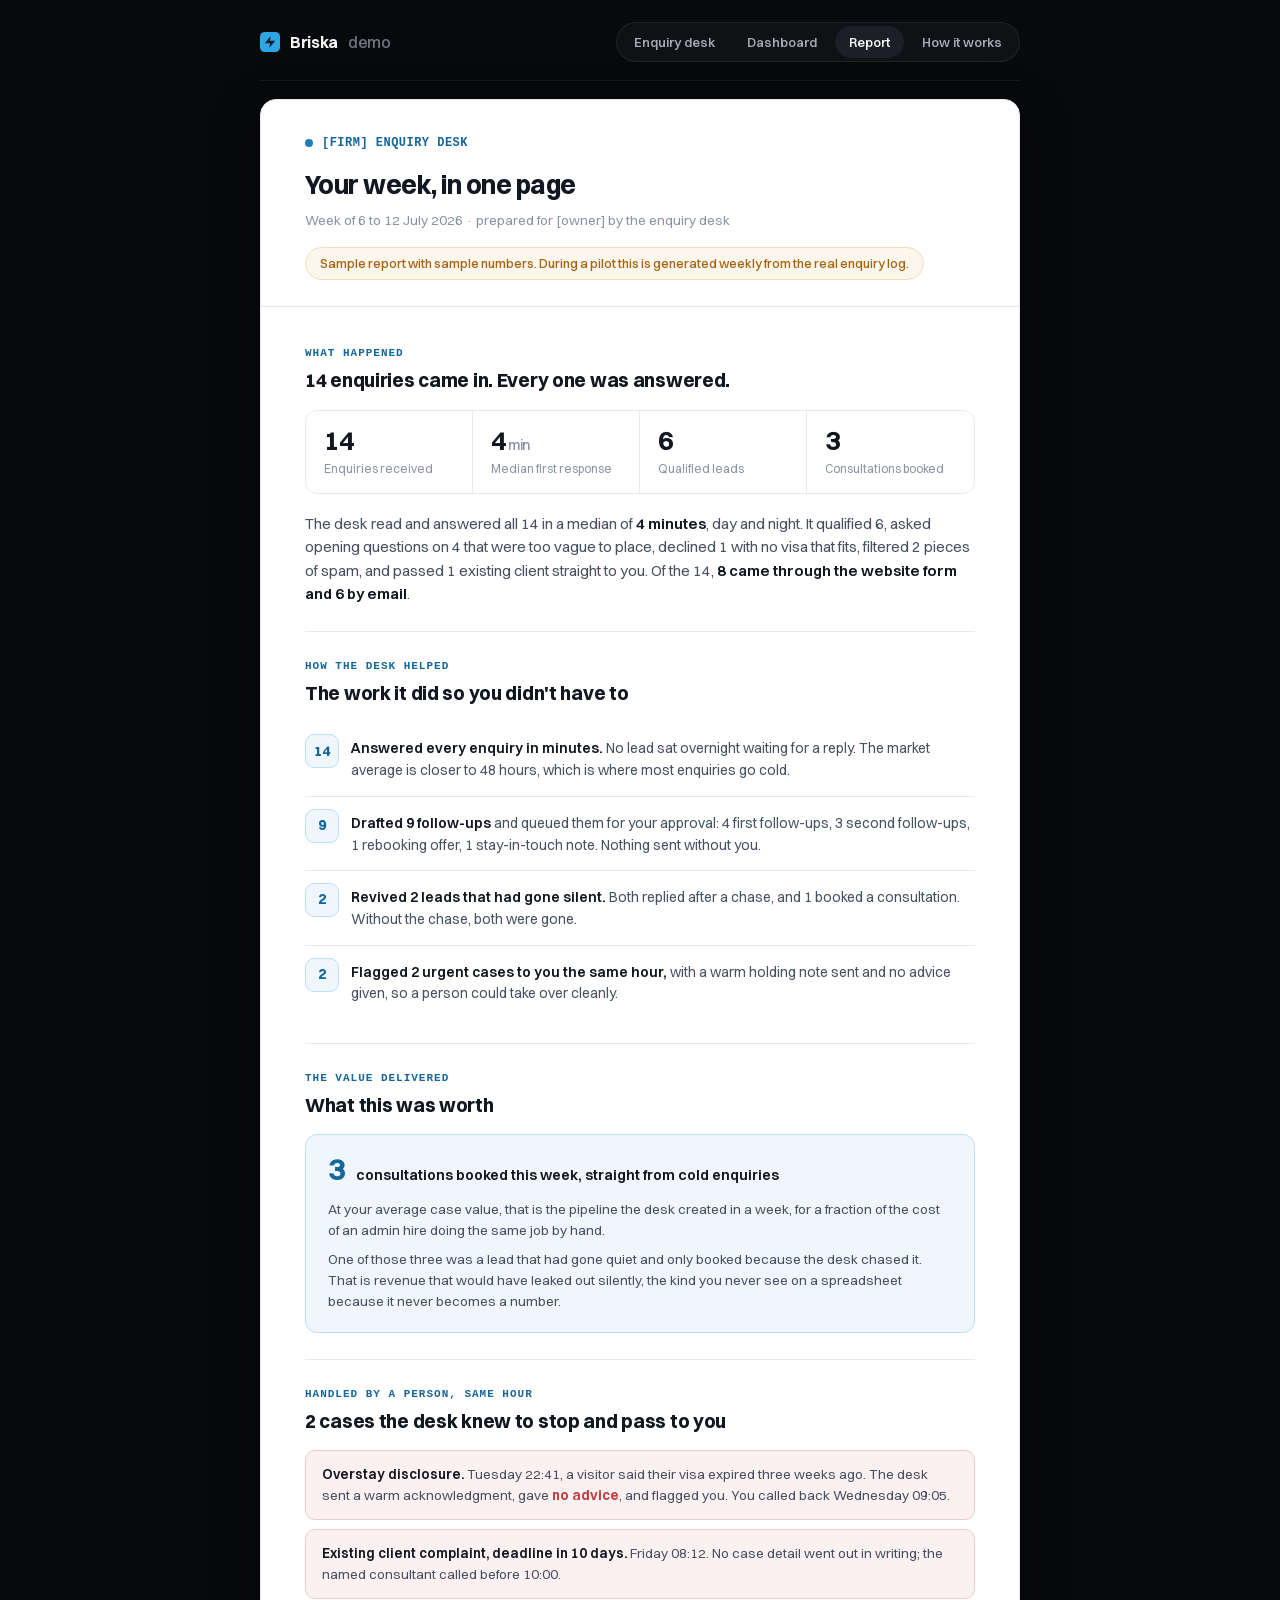
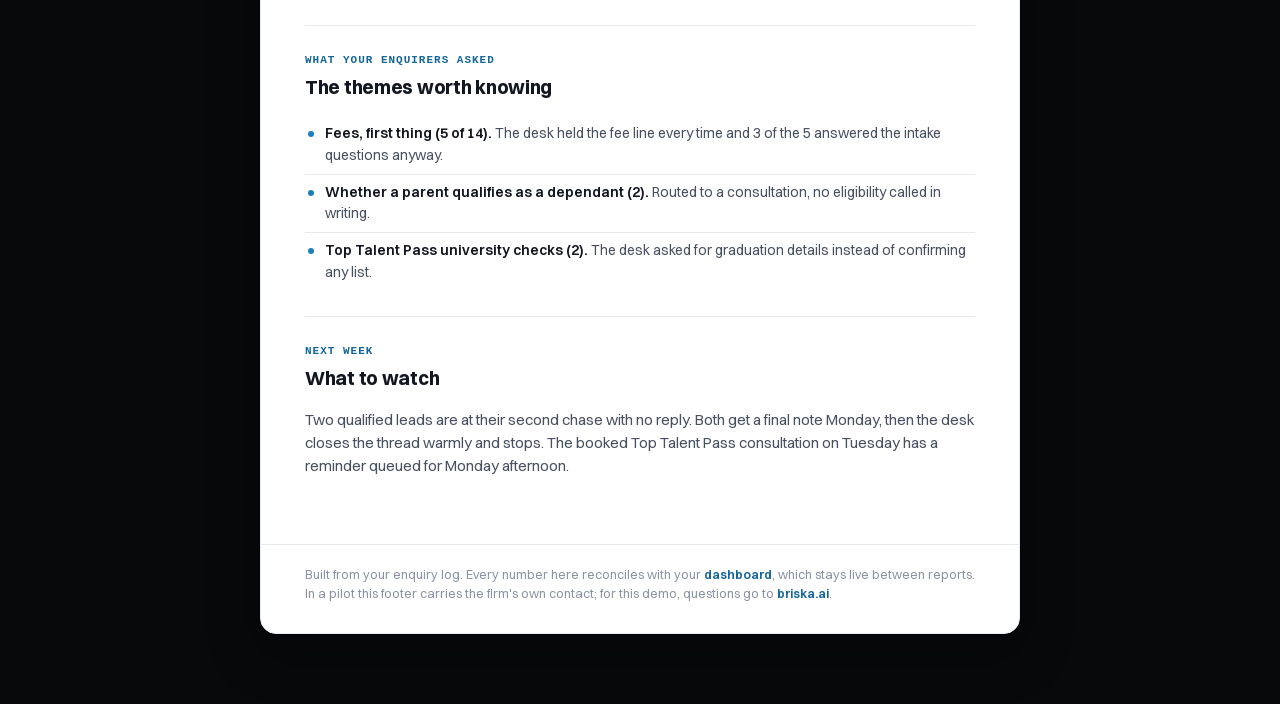
<file: report.html>
<!doctype html>
<html lang="en">
<head>
<meta charset="utf-8">
<meta name="viewport" content="width=device-width, initial-scale=1">
<meta name="robots" content="noindex,nofollow">
<title>Weekly report — Briska demo</title>
<link rel="icon" href="assets/briska-mark.svg" type="image/svg+xml">
<link rel="preload" as="font" type="font/woff2" href="assets/switzer-variable.woff2" crossorigin>
<link rel="stylesheet" href="demo.css">
<style>
  /* the report itself is a light "paper" artifact on the dark shell: it is the thing
     the owner receives by email every Friday, shown as the printed page it is */
  .page {
    --paper: #ffffff; --ink: #131722; --ink-2: #475061; --ink-3: #8a93a3;
    --pline: #e6eaf0; --pline-2: #d5dbe4;
    --pa: #1B7FBE; --pa-2: #14669B; --pa-soft: #EFF7FC; --pa-line: #BFE0F4;
    --pred: #C43D3D; --pred-soft: #FBF1F1; --pred-line: #F0CACA;
    --pamber: #A86212; --pamber-soft: #FCF7EC; --pamber-line: #EFDDB9;
  }
  .wrap { max-width: 800px; margin: 0 auto; padding: 22px 20px 70px; }

  .page { max-width: 760px; margin: 0 auto; background: var(--paper); border: 1px solid var(--pline); border-radius: 16px; overflow: hidden; box-shadow: var(--shadow-card); color: var(--ink); }
  .page p, .page h1, .page h2 { font-family: var(--sans); }

  .head { padding: 34px 44px 26px; border-bottom: 1px solid var(--pline); }
  .brandline { display: flex; align-items: center; gap: 9px; font-family: var(--mono); font-size: 12px; font-weight: 600; color: var(--pa-2); letter-spacing: 0.04em; text-transform: uppercase; }
  .brandline .dot { width: 8px; height: 8px; border-radius: 50%; background: var(--pa); }
  .head h1 { font-size: 26px; letter-spacing: -0.02em; margin: 12px 0 5px; }
  .head .meta { color: var(--ink-3); font-size: 13.5px; }
  .samplebadge { display: inline-flex; align-items: center; gap: 7px; margin-top: 16px; background: var(--pamber-soft); border: 1px solid var(--pamber-line); color: var(--pamber); border-radius: 999px; padding: 6px 14px; font-size: 12.5px; font-weight: 500; }

  .body { padding: 12px 44px 40px; }
  .sec { padding: 26px 0; border-top: 1px solid var(--pline); }
  .sec:first-child { border-top: none; }
  .eyebrow { font-family: var(--mono); font-size: 11px; font-weight: 600; letter-spacing: 0.09em; text-transform: uppercase; color: var(--pa-2); margin-bottom: 4px; }
  .sec h2 { font-size: 19px; letter-spacing: -0.015em; margin-bottom: 14px; }
  .sec p { color: var(--ink-2); margin-bottom: 12px; }
  .sec p:last-child { margin-bottom: 0; }
  .sec p .em { color: var(--ink); font-weight: 600; }

  .band { display: grid; grid-template-columns: repeat(4, 1fr); gap: 0; border: 1px solid var(--pline); border-radius: 12px; overflow: hidden; margin-bottom: 18px; }
  .band .n { padding: 16px 18px; border-right: 1px solid var(--pline); }
  .band .n:last-child { border-right: none; }
  .band .v { font-size: 27px; font-weight: 650; letter-spacing: -0.02em; line-height: 1; }
  .band .v .u { font-size: 14px; color: var(--ink-3); font-weight: 500; margin-left: 2px; }
  .band .l { font-size: 12px; color: var(--ink-3); margin-top: 7px; line-height: 1.35; }

  .did-list { display: flex; flex-direction: column; gap: 2px; }
  .did { display: grid; grid-template-columns: 34px 1fr; gap: 12px; align-items: start; padding: 12px 0; border-top: 1px solid var(--pline); }
  .did:first-child { border-top: none; }
  .did .mark { width: 34px; height: 34px; border-radius: 9px; background: var(--pa-soft); border: 1px solid var(--pa-line); color: var(--pa-2); display: flex; align-items: center; justify-content: center; font-weight: 700; font-size: 14px; font-variant-numeric: tabular-nums; }
  .did .txt { padding-top: 4px; color: var(--ink-2); font-size: 14px; }
  .did .txt b { color: var(--ink); font-weight: 600; }

  .value { background: var(--pa-soft); border: 1px solid var(--pa-line); border-radius: 12px; padding: 20px 22px; }
  .value .vrow { display: flex; align-items: baseline; gap: 12px; margin-bottom: 12px; }
  .value .vnum { font-size: 30px; font-weight: 680; color: var(--pa-2); letter-spacing: -0.02em; line-height: 1; }
  .value .vlab { font-size: 14.5px; color: var(--ink); font-weight: 600; }
  .value p { color: var(--ink-2); font-size: 13.5px; margin: 0; }
  .value p + p { margin-top: 8px; }

  .esc { background: var(--pred-soft); border: 1px solid var(--pred-line); border-radius: 10px; padding: 13px 16px; font-size: 13.5px; color: var(--ink-2); margin-bottom: 9px; }
  .esc:last-child { margin-bottom: 0; }
  .esc b { color: var(--pred); font-weight: 650; }
  .esc .h { color: var(--ink); font-weight: 600; }

  ul.clean { list-style: none; padding: 0; }
  ul.clean li { position: relative; padding: 7px 0 7px 20px; color: var(--ink-2); font-size: 14px; border-top: 1px solid var(--pline); }
  ul.clean li:first-child { border-top: none; }
  ul.clean li::before { content: ""; position: absolute; left: 3px; top: 15px; width: 6px; height: 6px; border-radius: 50%; background: var(--pa); }
  ul.clean li b { color: var(--ink); font-weight: 600; }

  .foot { padding: 20px 44px 30px; border-top: 1px solid var(--pline); font-size: 12.5px; color: var(--ink-3); }

  @media (max-width: 620px) {
    .head, .body, .foot { padding-left: 22px; padding-right: 22px; }
    .band { grid-template-columns: repeat(2, 1fr); }
    .band .n:nth-child(2) { border-right: none; }
    .band .n:nth-child(1), .band .n:nth-child(2) { border-bottom: 1px solid var(--pline); }
  }
</style>
</head>
<body>
<div class="wrap">
  <div class="topbar">
    <a class="brand" href="https://briska.ai"><img src="assets/briska-mark.svg" alt=""> Briska <span class="co">demo</span></a>
    <div class="tabs">
      <a href="/">Enquiry desk</a>
      <a href="/dashboard">Dashboard</a>
      <a href="/report" class="here">Report</a>
      <a href="/about">How it works</a>
    </div>
  </div>

  <div class="page">
    <div class="head">
      <div class="brandline"><span class="dot"></span> [Firm] enquiry desk</div>
      <h1>Your week, in one page</h1>
      <div class="meta">Week of 6 to 12 July 2026 &middot; prepared for [owner] by the enquiry desk</div>
      <div class="samplebadge">Sample report with sample numbers. During a pilot this is generated weekly from the real enquiry log.</div>
    </div>

    <div class="body">

      <div class="sec">
        <div class="eyebrow">What happened</div>
        <h2>14 enquiries came in. Every one was answered.</h2>
        <div class="band">
          <div class="n"><div class="v">14</div><div class="l">Enquiries received</div></div>
          <div class="n"><div class="v">4<span class="u">min</span></div><div class="l">Median first response</div></div>
          <div class="n"><div class="v">6</div><div class="l">Qualified leads</div></div>
          <div class="n"><div class="v">3</div><div class="l">Consultations booked</div></div>
        </div>
        <p>The desk read and answered all 14 in a median of <span class="em">4 minutes</span>, day and night. It qualified 6, asked opening questions on 4 that were too vague to place, declined 1 with no visa that fits, filtered 2 pieces of spam, and passed 1 existing client straight to you. Of the 14, <span class="em">8 came through the website form and 6 by email</span>.</p>
      </div>

      <div class="sec">
        <div class="eyebrow">How the desk helped</div>
        <h2>The work it did so you didn't have to</h2>
        <div class="did-list">
          <div class="did"><div class="mark">14</div><div class="txt"><b>Answered every enquiry in minutes.</b> No lead sat overnight waiting for a reply. The market average is closer to 48 hours, which is where most enquiries go cold.</div></div>
          <div class="did"><div class="mark">9</div><div class="txt"><b>Drafted 9 follow-ups</b> and queued them for your approval: 4 first follow-ups, 3 second follow-ups, 1 rebooking offer, 1 stay-in-touch note. Nothing sent without you.</div></div>
          <div class="did"><div class="mark">2</div><div class="txt"><b>Revived 2 leads that had gone silent.</b> Both replied after a chase, and 1 booked a consultation. Without the chase, both were gone.</div></div>
          <div class="did"><div class="mark">2</div><div class="txt"><b>Flagged 2 urgent cases to you the same hour,</b> with a warm holding note sent and no advice given, so a person could take over cleanly.</div></div>
        </div>
      </div>

      <div class="sec">
        <div class="eyebrow">The value delivered</div>
        <h2>What this was worth</h2>
        <div class="value">
          <div class="vrow"><div class="vnum">3</div><div class="vlab">consultations booked this week, straight from cold enquiries</div></div>
          <p>At your average case value, that is the pipeline the desk created in a week, for a fraction of the cost of an admin hire doing the same job by hand.</p>
          <p>One of those three was a lead that had gone quiet and only booked because the desk chased it. That is revenue that would have leaked out silently, the kind you never see on a spreadsheet because it never becomes a number.</p>
        </div>
      </div>

      <div class="sec">
        <div class="eyebrow">Handled by a person, same hour</div>
        <h2>2 cases the desk knew to stop and pass to you</h2>
        <div class="esc"><span class="h">Overstay disclosure.</span> Tuesday 22:41, a visitor said their visa expired three weeks ago. The desk sent a warm acknowledgment, gave <b>no advice</b>, and flagged you. You called back Wednesday 09:05.</div>
        <div class="esc"><span class="h">Existing client complaint, deadline in 10 days.</span> Friday 08:12. No case detail went out in writing; the named consultant called before 10:00.</div>
      </div>

      <div class="sec">
        <div class="eyebrow">What your enquirers asked</div>
        <h2>The themes worth knowing</h2>
        <ul class="clean">
          <li><b>Fees, first thing (5 of 14).</b> The desk held the fee line every time and 3 of the 5 answered the intake questions anyway.</li>
          <li><b>Whether a parent qualifies as a dependant (2).</b> Routed to a consultation, no eligibility called in writing.</li>
          <li><b>Top Talent Pass university checks (2).</b> The desk asked for graduation details instead of confirming any list.</li>
        </ul>
      </div>

      <div class="sec">
        <div class="eyebrow">Next week</div>
        <h2>What to watch</h2>
        <p>Two qualified leads are at their second chase with no reply. Both get a final note Monday, then the desk closes the thread warmly and stops. The booked Top Talent Pass consultation on Tuesday has a reminder queued for Monday afternoon.</p>
      </div>

    </div>

    <div class="foot">Built from your enquiry log. Every number here reconciles with your <a href="/dashboard" style="color:var(--pa-2);font-weight:600;text-decoration:none;">dashboard</a>, which stays live between reports. In a pilot this footer carries the firm's own contact; for this demo, questions go to <a href="https://briska.ai" style="color:var(--pa-2);font-weight:600;text-decoration:none;">briska.ai</a>.</div>
  </div>
</div>
</body>
</html>
</file>
<file: demo.css>
/* Briska demo: shared brand layer. Tokens follow briska/brand/tokens.css; check the
   style guide before touching colours. No gradients anywhere, per the brand checklist. */

@font-face {
  font-family: "Switzer";
  src: url("assets/switzer-variable.woff2") format("woff2");
  font-weight: 100 900;
  font-style: normal;
  font-display: swap;
}

:root {
  --sans: "Switzer", -apple-system, BlinkMacSystemFont, "Segoe UI", Roboto, Helvetica, Arial, "PingFang HK", "Microsoft JhengHei", sans-serif;
  --mono: "SF Mono", ui-monospace, Consolas, Menlo, monospace;

  --bg: #08090b; --panel: #101114; --panel-2: #16181c; --elev: #1c1f25;
  --line: rgba(255,255,255,0.07); --line-2: rgba(255,255,255,0.13);
  --text: #f4f4f5; --text-2: #a7abb3; --text-3: #6f7480;

  --accent: #2FA4E7; --accent-hi: #6FC9F5; --accent-ink: #0B1E2C;
  --accent-bg: rgba(47,164,231,0.09); --accent-line: rgba(47,164,231,0.32);

  --amber: #f5b544; --amber-bg: rgba(245,181,68,0.10); --amber-line: rgba(245,181,68,0.30);
  --red: #f87171; --red-bg: rgba(248,113,113,0.09); --red-line: rgba(248,113,113,0.32);

  --shadow-card: 0 18px 50px rgba(0,0,0,0.45), inset 0 1px 0 rgba(255,255,255,0.05);
}

* { box-sizing: border-box; margin: 0; }

body {
  background: var(--bg); color: var(--text); min-height: 100vh;
  font: 15px/1.55 var(--sans);
  -webkit-font-smoothing: antialiased;
}

/* ---- top bar, same on every page ---- */
.topbar {
  display: flex; align-items: center; justify-content: space-between; gap: 16px; flex-wrap: wrap;
  padding-bottom: 18px; border-bottom: 1px solid var(--line); margin-bottom: 18px;
}
.brand { display: flex; align-items: center; gap: 10px; font-size: 16px; font-weight: 650; letter-spacing: -0.02em; color: var(--text); text-decoration: none; }
.brand img { width: 20px; height: 20px; display: block; }
.brand .co { color: var(--text-3); font-weight: 500; }
.tabs { display: flex; gap: 4px; background: var(--panel); border: 1px solid var(--line); border-radius: 999px; padding: 3px; }
.tabs a { color: var(--text-2); text-decoration: none; font-size: 13px; font-weight: 550; padding: 6px 14px; border-radius: 999px; white-space: nowrap; }
.tabs a:hover { color: var(--text); }
.tabs a.here { color: var(--text); background: var(--elev); }

/* ---- the concept banner: every page says plainly that this is a demo ---- */
.demobar {
  display: flex; align-items: center; gap: 9px; flex-wrap: wrap;
  background: var(--panel); border: 1px solid var(--line); border-radius: 12px;
  padding: 9px 14px; margin-bottom: 22px; font-size: 12.5px; color: var(--text-3);
}
.demobar .chip {
  font-family: var(--mono); font-size: 10.5px; font-weight: 600; letter-spacing: 0.07em; text-transform: uppercase;
  color: var(--accent); background: var(--accent-bg); border: 1px solid var(--accent-line);
  border-radius: 999px; padding: 2px 9px; white-space: nowrap;
}
.demobar a { color: var(--text-2); text-decoration: underline; text-underline-offset: 2px; }
.demobar a:hover { color: var(--text); }

/* ---- shared shapes ---- */
.btn-pill { border-radius: 999px; }
::selection { background: var(--accent); color: var(--accent-ink); }
</file>
